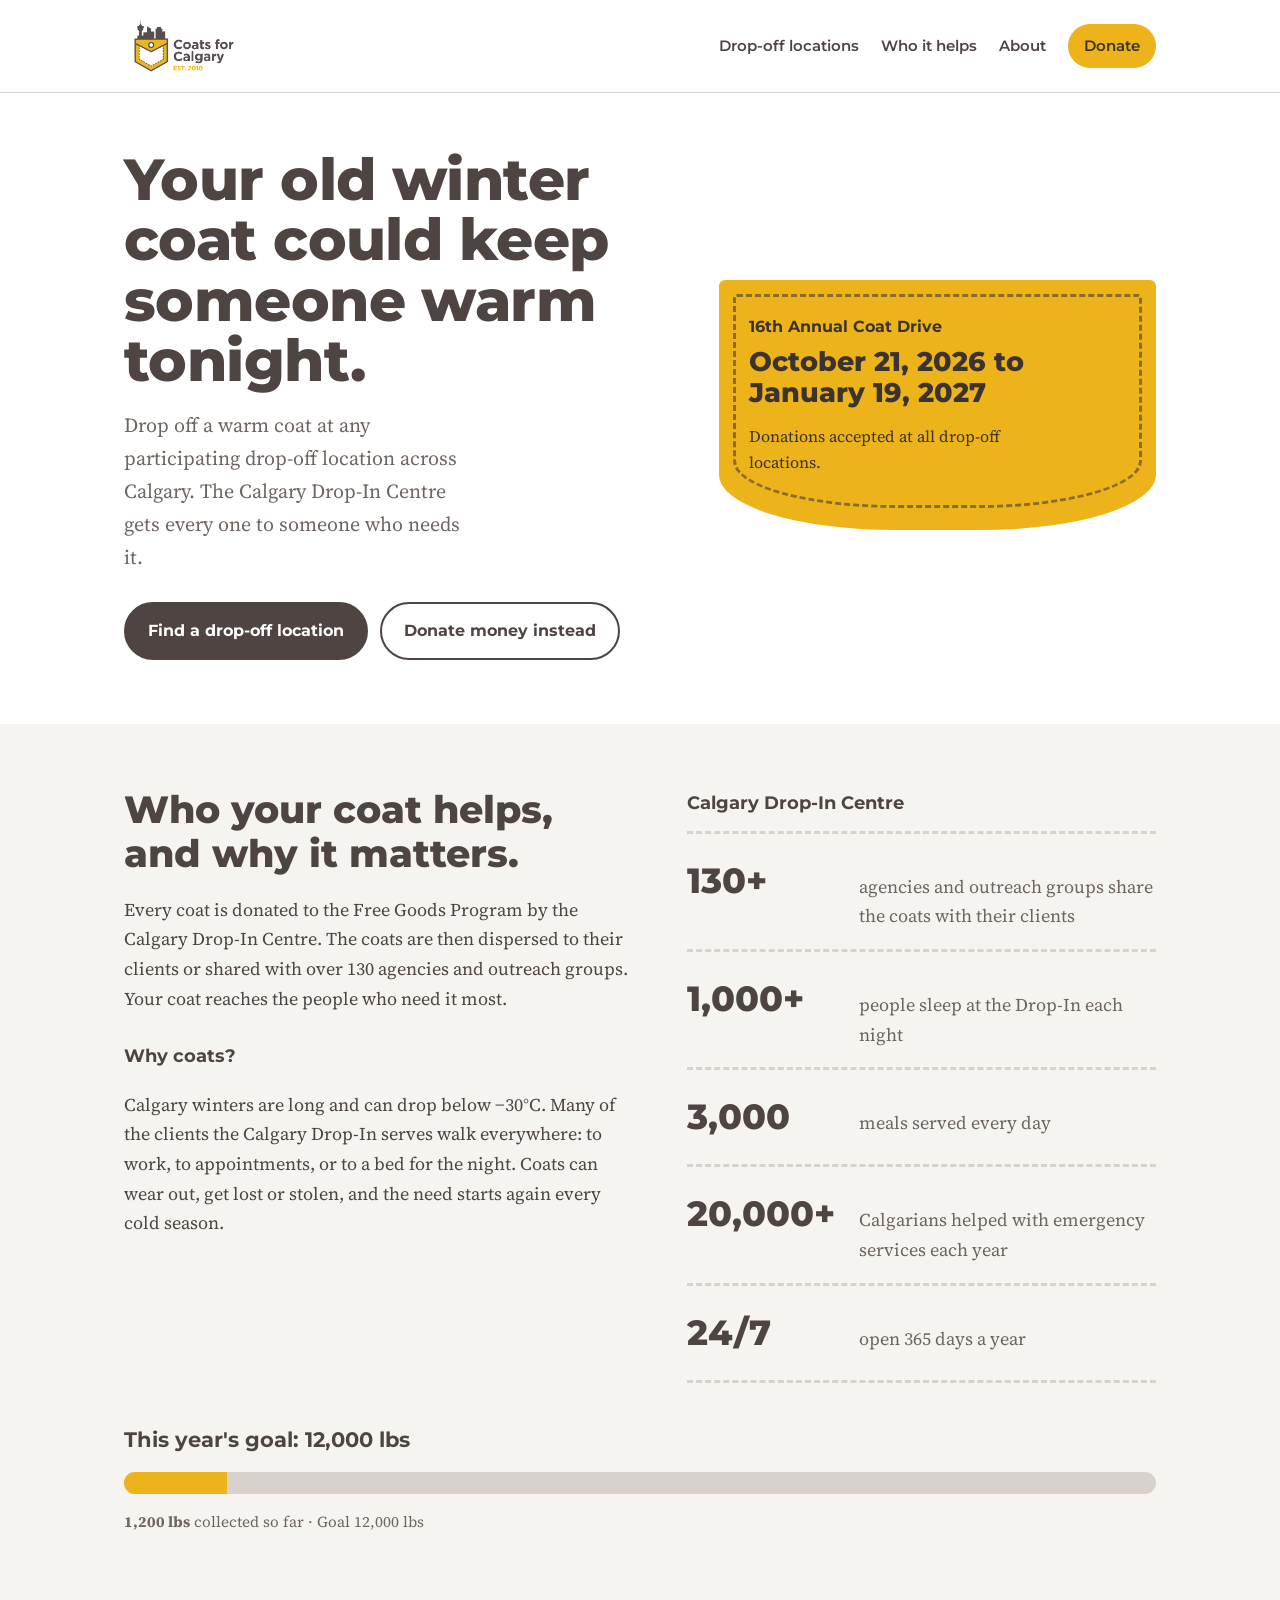
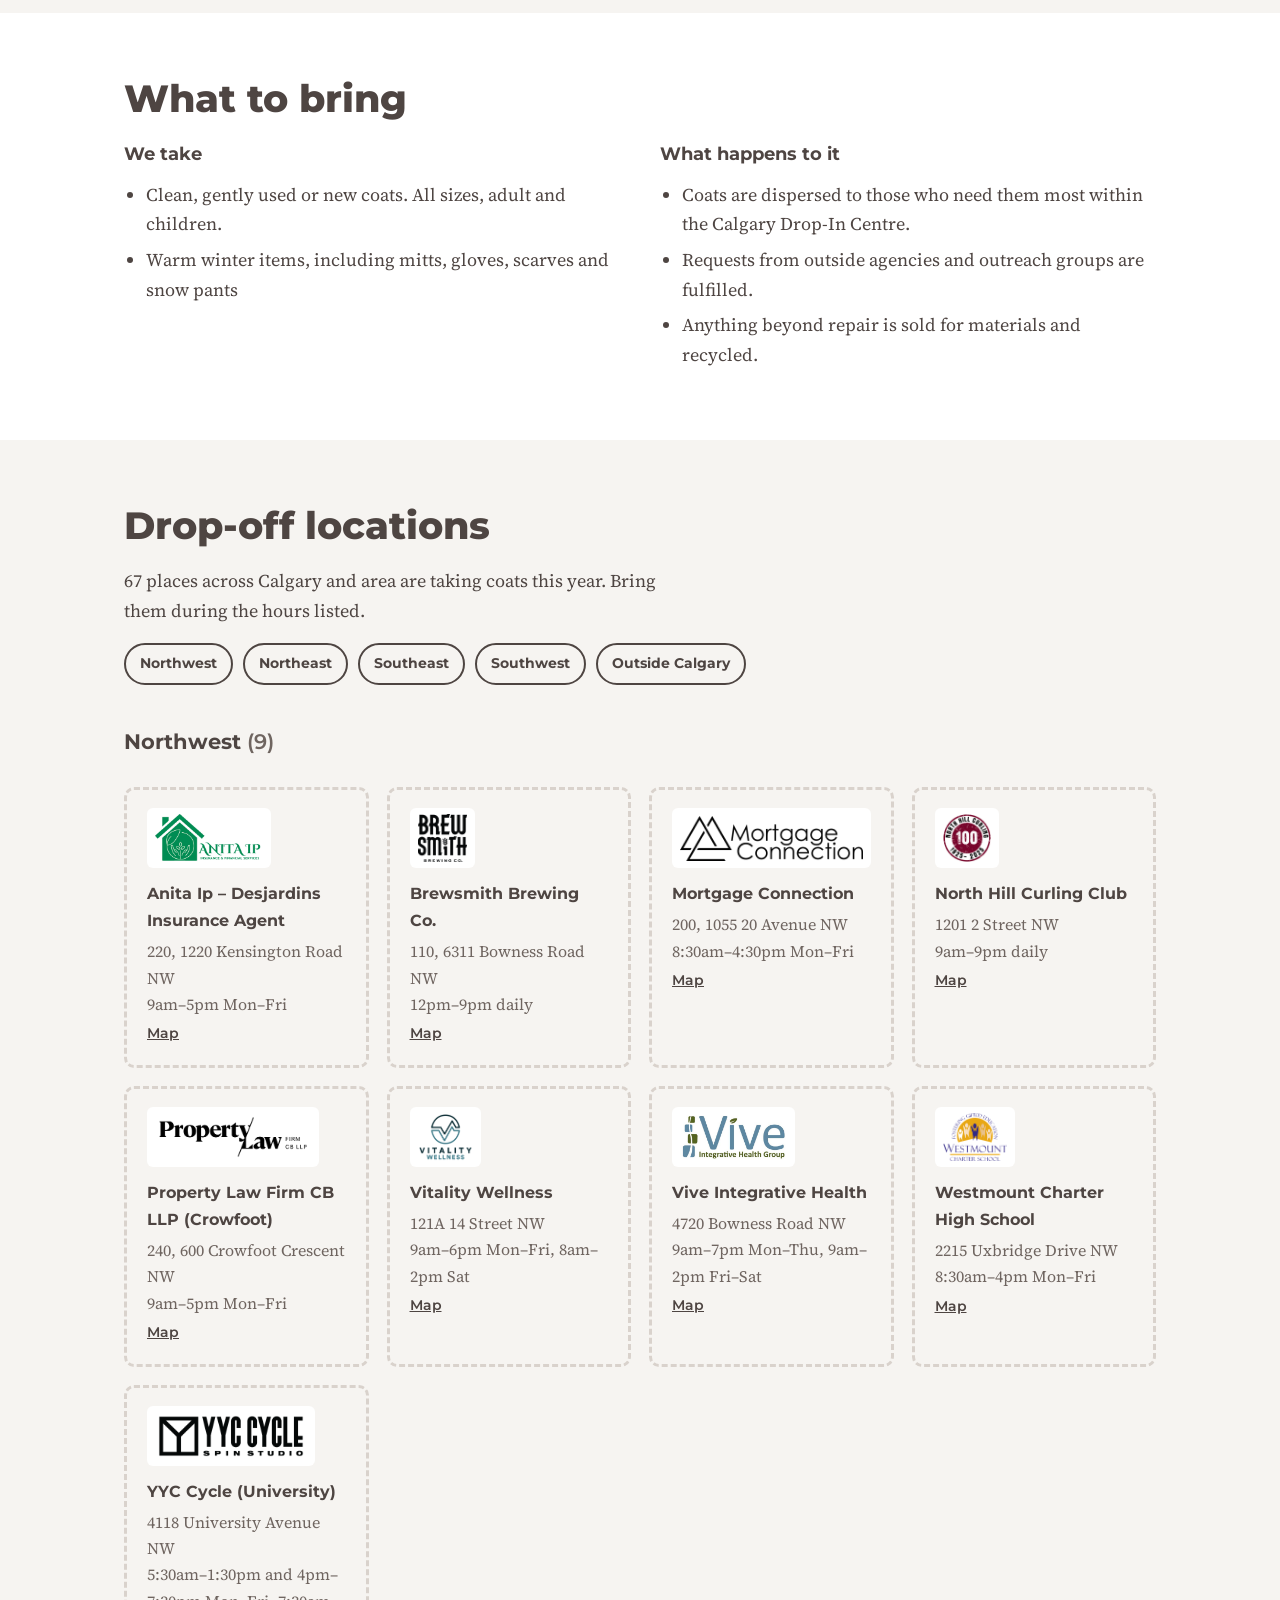
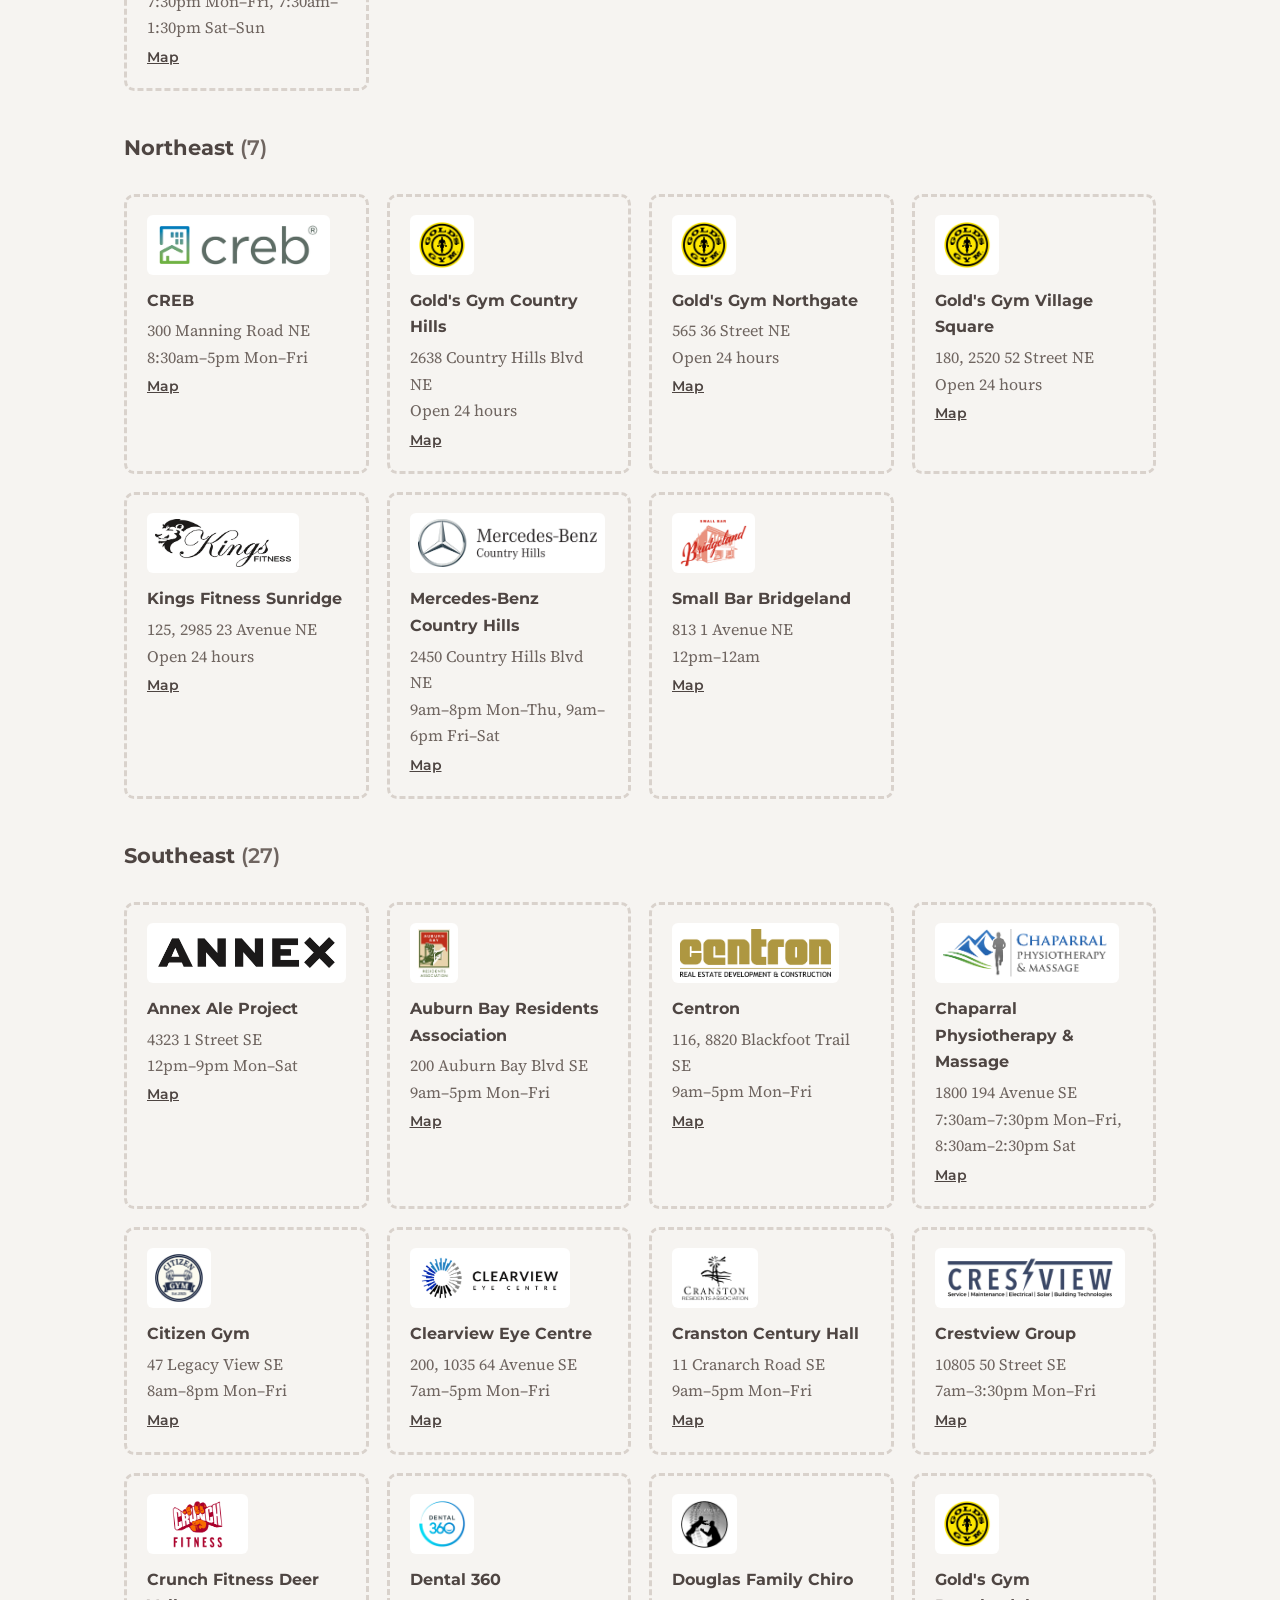
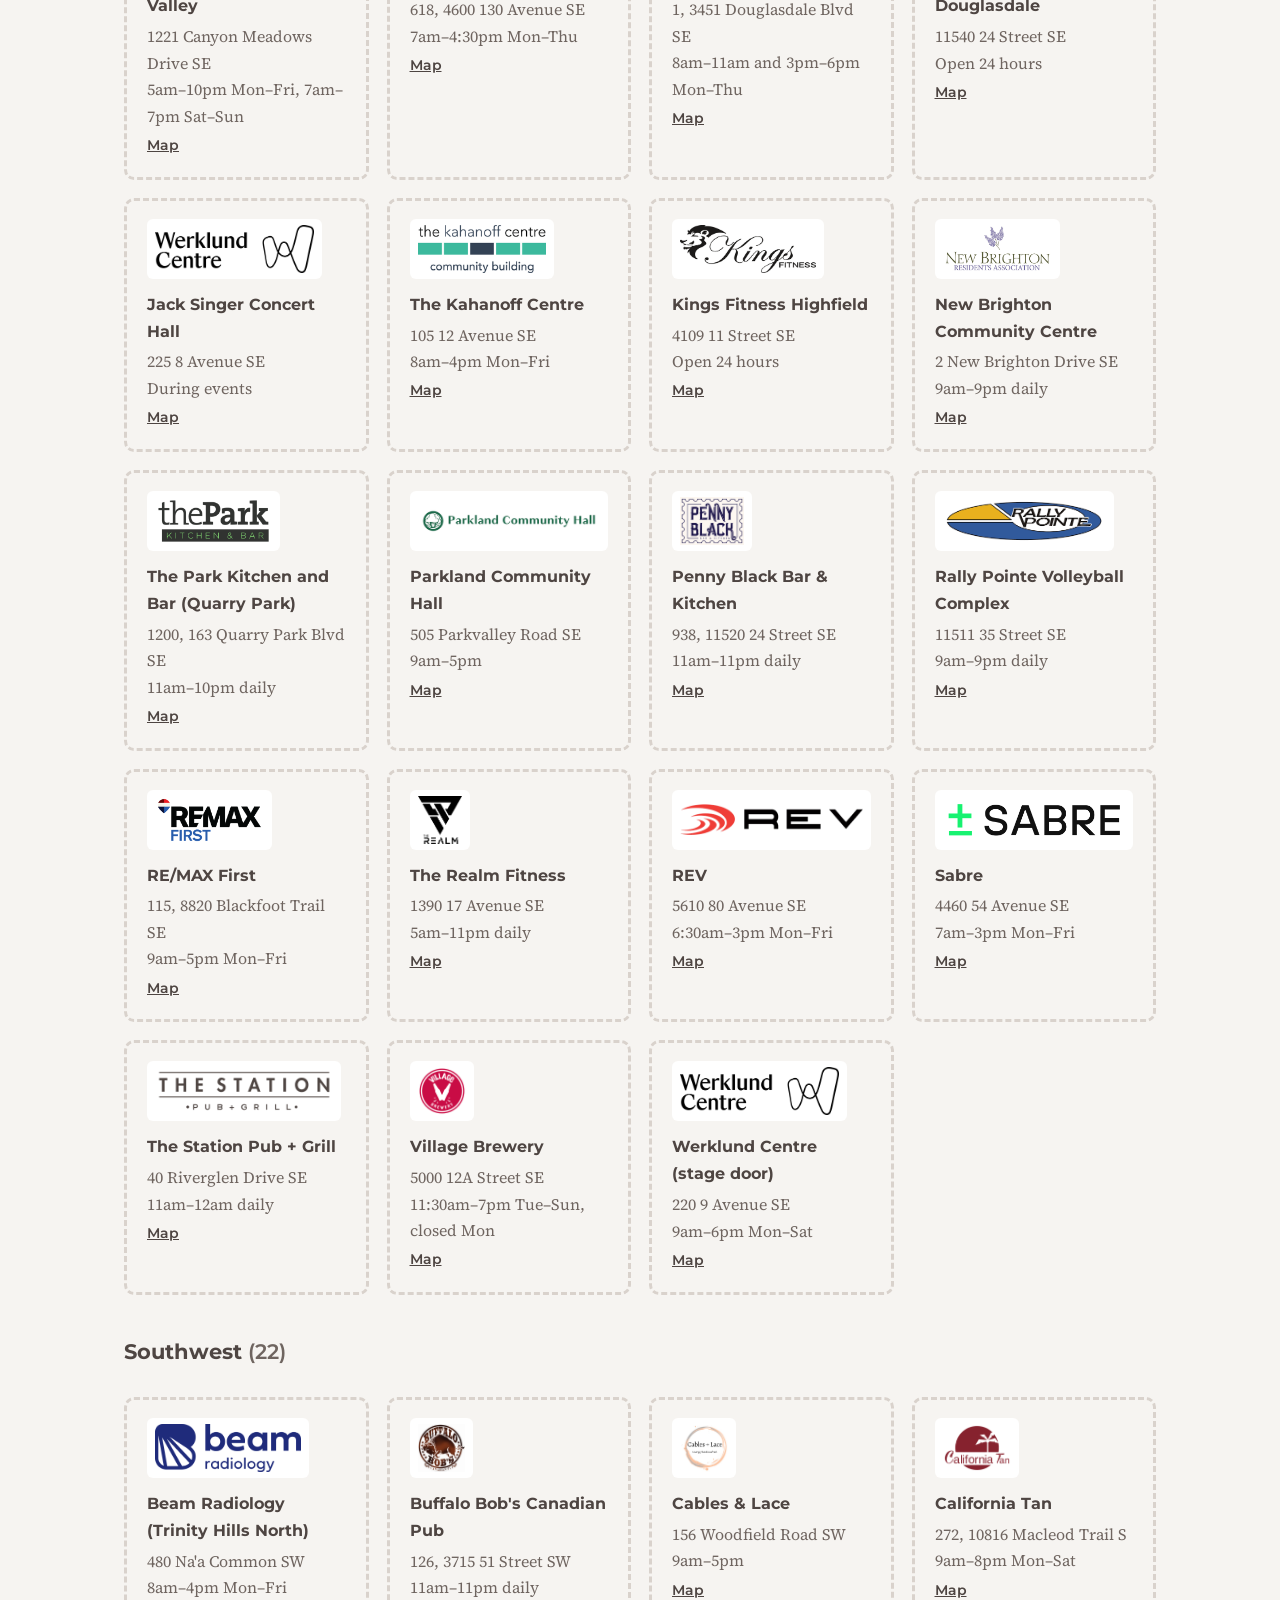
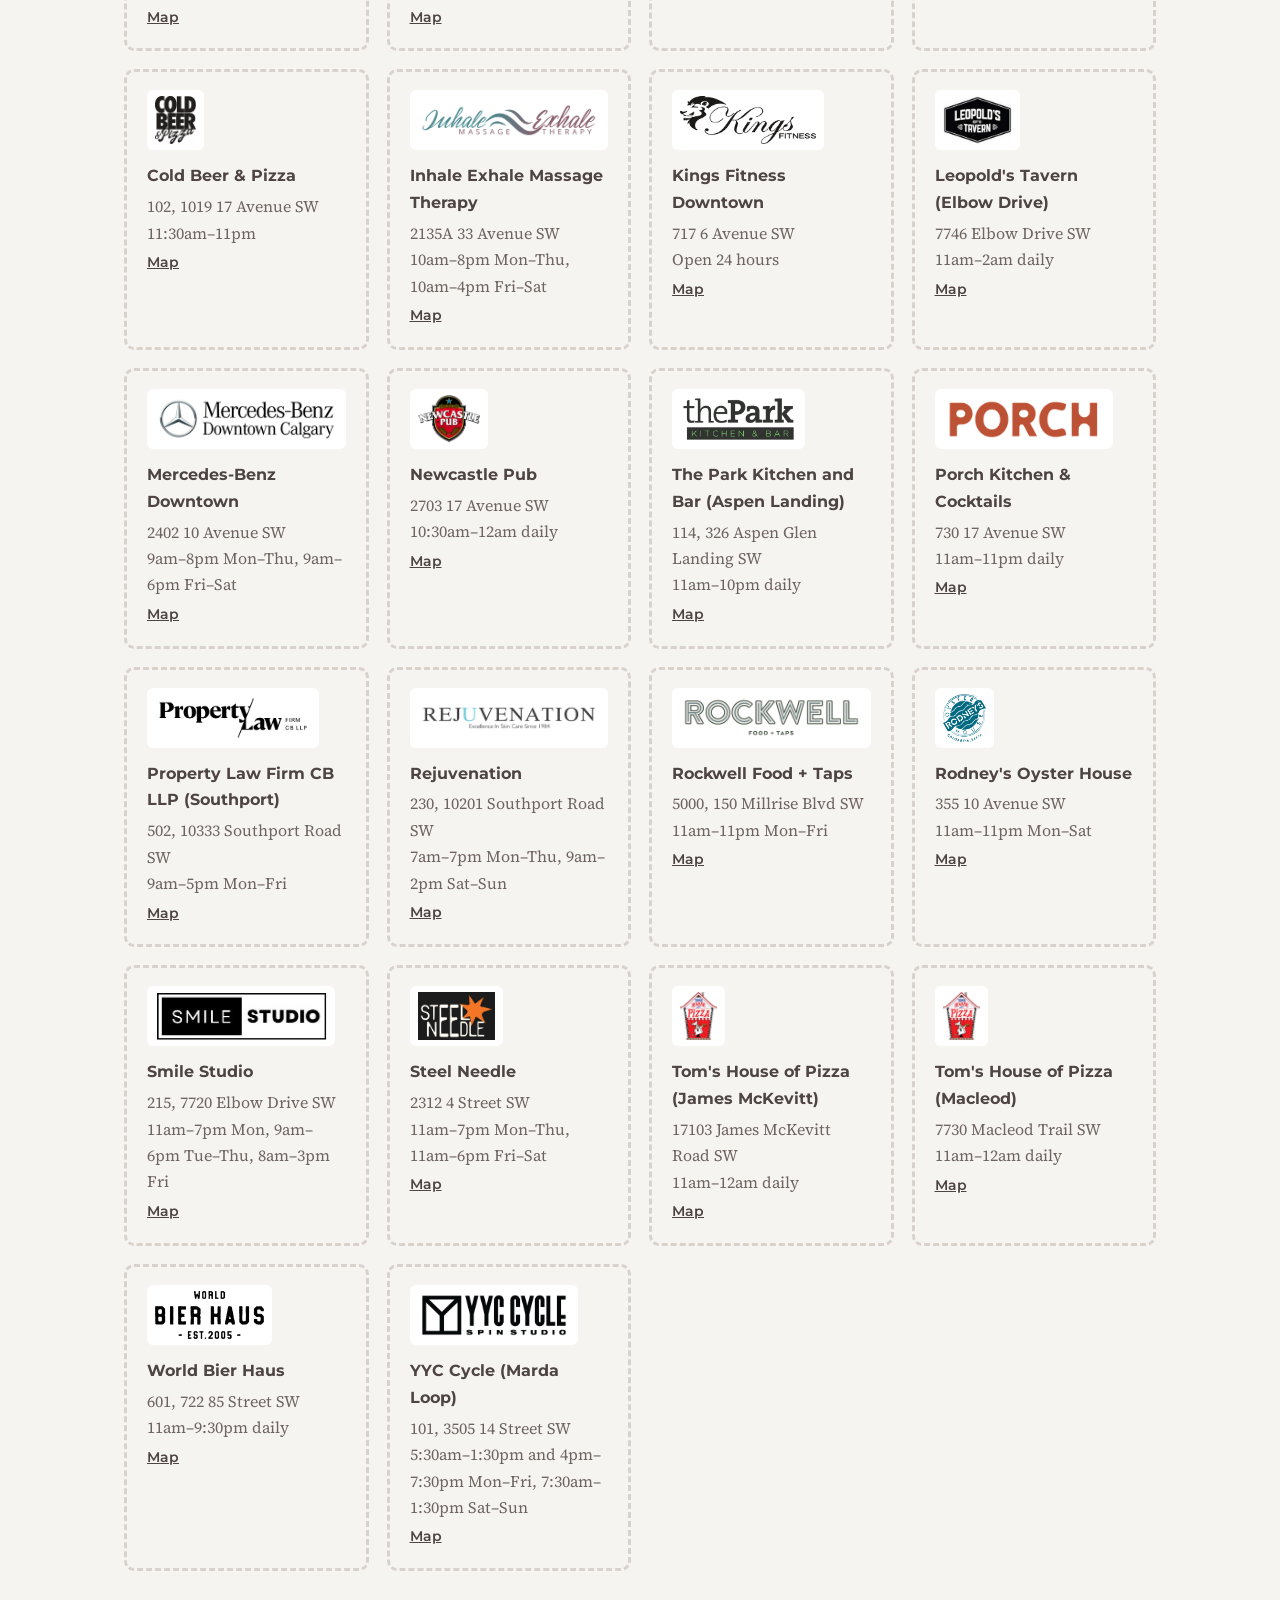
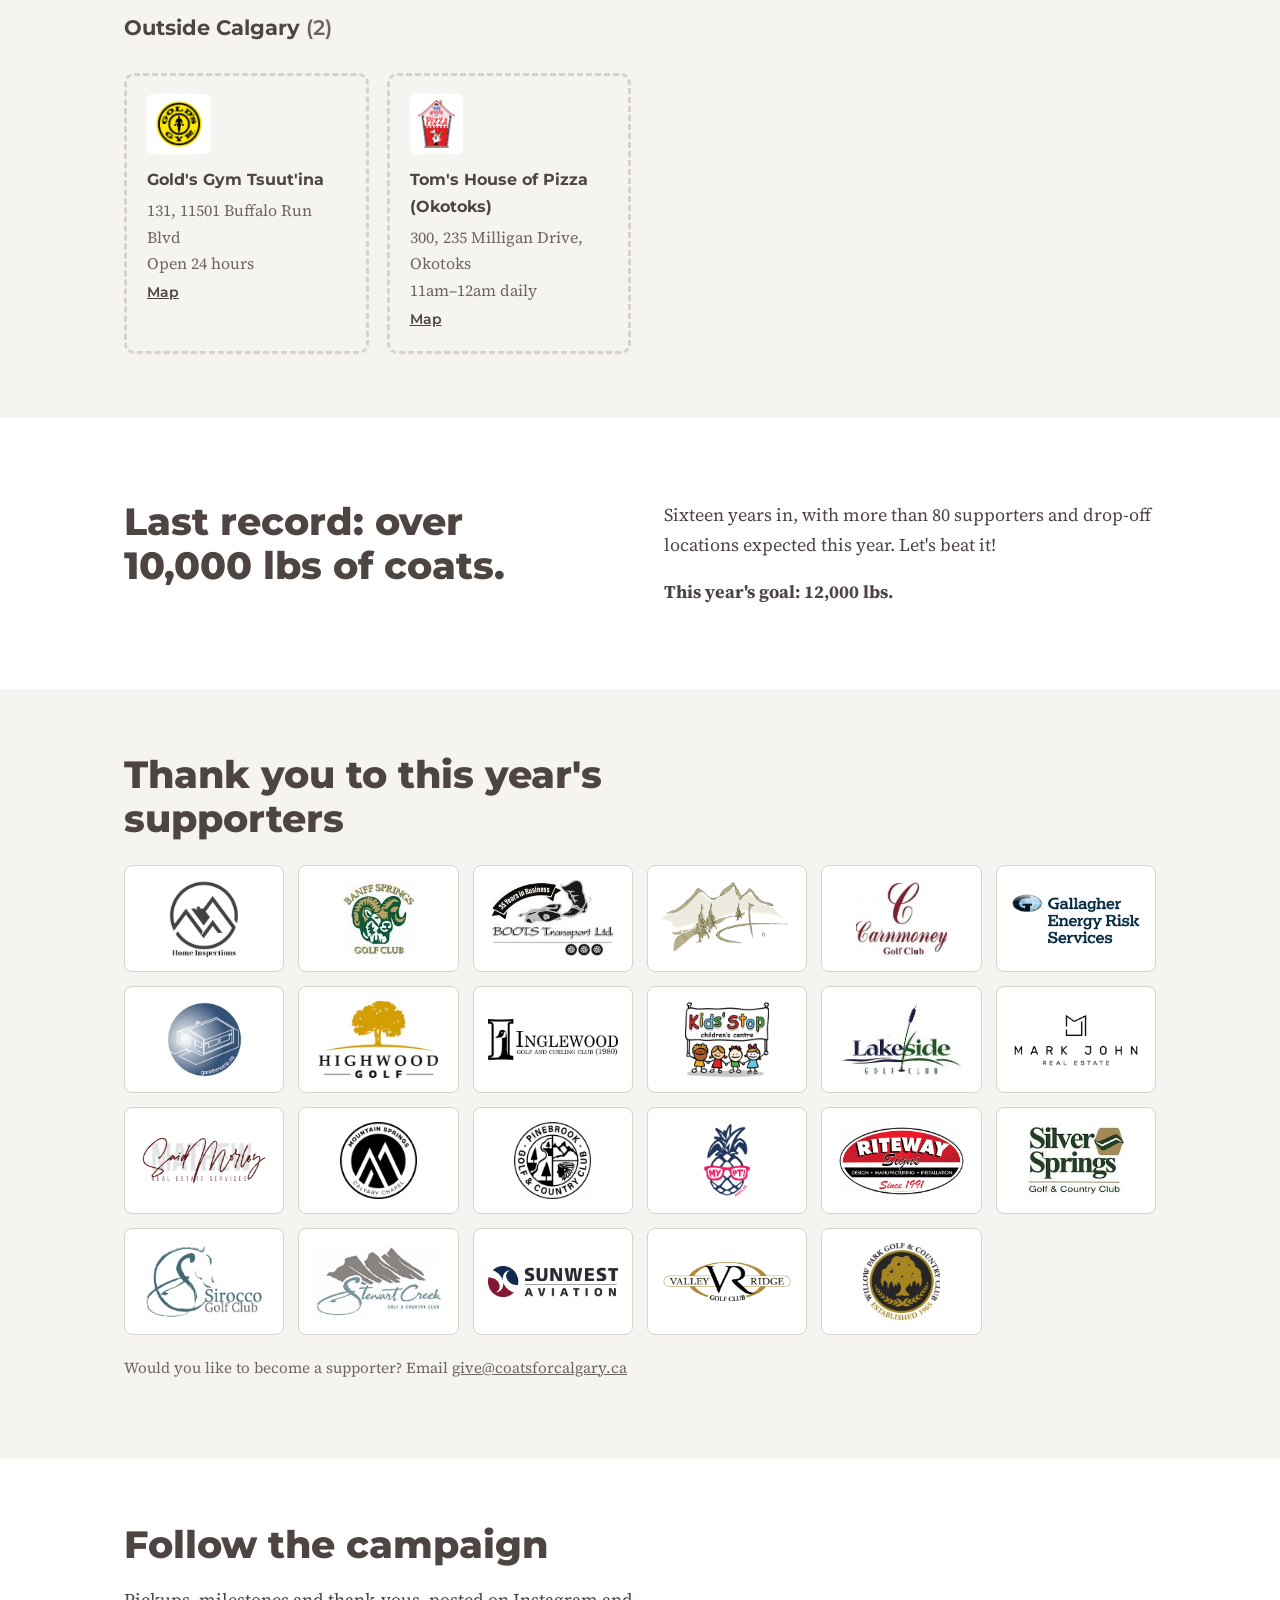
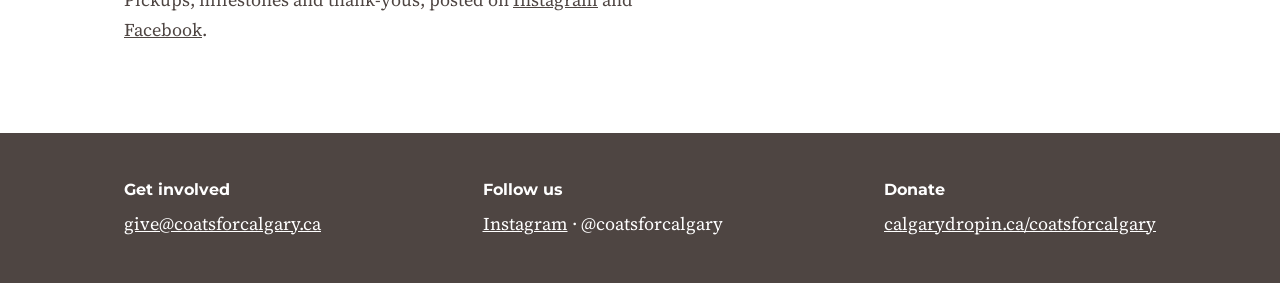
<file: index.html>
<!doctype html>
<html lang="en">
<head>
<meta charset="utf-8">
<meta name="viewport" content="width=device-width, initial-scale=1, viewport-fit=cover">
<title>Coats for Calgary · Drop off a warm coat</title>
<meta name="description" content="The 16th annual Coats for Calgary drive runs October 21, 2026 to January 19, 2027. Drop off clean, gently used or new coats and warm winter items at a participating location. Every coat goes to the Calgary Drop-In Centre.">
<meta property="og:type" content="website">
<meta property="og:title" content="Coats for Calgary · Drop off a warm coat">
<meta property="og:description" content="Your old winter coat could keep someone warm tonight. Drop off clean, gently used or new coats at a participating location across Calgary, October 21, 2026 to January 19, 2027.">
<meta property="og:url" content="https://coatsforcalgary.ca/">
<meta property="og:image" content="https://coatsforcalgary.ca/images/cfc-logo.jpg">
<meta name="twitter:card" content="summary_large_image">
<link rel="preconnect" href="https://fonts.googleapis.com">
<link rel="preconnect" href="https://fonts.gstatic.com" crossorigin>
<link href="https://fonts.googleapis.com/css2?family=Montserrat:wght@500;600;700;800&family=Source+Serif+4:opsz,wght@8..60,400;8..60,600&display=swap" rel="stylesheet">
<link rel="stylesheet" href="styles/main.css?v=20261015-4">
</head>
<body>

<header>
  <div class="wrap">
    <a class="logo" href="index.html" aria-label="Coats for Calgary home"><img src="images/cfc-logo.jpg" alt="Coats for Calgary, est. 2010"></a>
    <nav class="nav" aria-label="Main">
      <a href="index.html#locations">Drop-off locations</a>
      <a href="index.html#helps">Who it helps</a>
      <a href="about.html">About</a>
      <a class="give" href="https://calgarydropin.ca/coatsforcalgary" target="_blank" rel="noopener">Donate</a>
    </nav>
  </div>
</header>

<main>
<div class="hero">
  <div class="wrap">
    <div>
      <h1>Your old winter coat could keep someone warm tonight.</h1>
      <p>Drop off a warm coat at any participating drop-off location across Calgary. The Calgary Drop-In Centre gets every one to someone who needs it.</p>
      <div class="btns">
        <a class="btn primary" href="#locations">Find a drop-off location</a>
        <a class="btn ghost" href="https://calgarydropin.ca/coatsforcalgary" target="_blank" rel="noopener">Donate money instead</a>
      </div>
    </div>
    <div class="pocket">
      <h2>16th Annual Coat Drive</h2>
      <p class="dates" style="color:var(--gold-ink)">October 21, 2026 to January&nbsp;19,&nbsp;2027</p>
      <p style="color:var(--gold-ink)">Donations accepted at all drop-off locations.</p>
    </div>
  </div>
</div>

<section class="alt" id="helps">
  <div class="wrap helps">
    <div class="why">
      <h2 class="big">Who your coat helps, and why it matters.</h2>
      <p class="lede">Every coat is donated to the Free Goods Program by the Calgary Drop-In Centre. The coats are then dispersed to their clients or shared with over 130 agencies and outreach groups. Your coat reaches the people who need it most.</p>
      <h3>Why coats?</h3>
      <p class="lede">Calgary winters are long and can drop below −30°C. Many of the clients the Calgary Drop-In serves walk everywhere: to work, to appointments, or to a bed for the night. Coats can wear out, get lost or stolen, and the need starts again every cold season.</p>
    </div>
    <div>
    <h3 style="font-size:1.15rem;margin:0 0 12px">Calgary Drop-In Centre</h3>
    <div class="stats" aria-label="Calgary Drop-In Centre in numbers">
      <div class="stat"><b>130+</b><span>agencies and outreach groups share the coats with their clients</span></div>
      <div class="stat"><b>1,000+</b><span>people sleep at the Drop-In each night</span></div>
      <div class="stat"><b>3,000</b><span>meals served every day</span></div>
      <div class="stat"><b>20,000+</b><span>Calgarians helped with emergency services each year</span></div>
      <div class="stat"><b>24/7</b><span>open 365 days a year</span></div>
    </div>
    </div>
  </div>
  <div class="wrap" style="margin-top:40px">
    <h3 style="margin:0">This year's goal: 12,000&nbsp;lbs</h3>
    <div class="bar" role="img" aria-label="1,200 of 12,000 lbs collected so far"><i style="width:10%"></i></div>
    <p class="small"><strong>1,200&nbsp;lbs</strong> collected so far · Goal 12,000&nbsp;lbs</p>
  </div>
</section>

<section>
  <div class="wrap">
    <h2 class="big">What to bring</h2>
    <div class="bring">
      <div>
        <h3>We take</h3>
        <ul>
          <li>Clean, gently used or new coats. All sizes, adult and children.</li>
          <li>Warm winter items, including mitts, gloves, scarves and snow pants</li>
        </ul>
      </div>
      <div>
        <h3>What happens to it</h3>
        <ul>
          <li>Coats are dispersed to those who need them most within the Calgary Drop-In Centre.</li>
          <li>Requests from outside agencies and outreach groups are fulfilled.</li>
          <li>Anything beyond repair is sold for materials and recycled.</li>
        </ul>
      </div>
    </div>
  </div>
</section>

<section class="alt" id="locations">
  <div class="wrap">
    <h2 class="big">Drop-off locations</h2>
    <p class="lede">67 places across Calgary and area are taking coats this year. Bring them during the hours listed.</p>
    <nav class="quads" aria-label="Jump to area"><a href="#loc-NW">Northwest</a> <a href="#loc-NE">Northeast</a> <a href="#loc-SE">Southeast</a> <a href="#loc-SW">Southwest</a> <a href="#loc-out">Outside Calgary</a></nav>
    <h3 class="quad" id="loc-NW">Northwest <span>(9)</span></h3>
    <div class="locs">
      <div class="loc"><img class="loc-logo" src="images/locations/anita-ip.png" alt="" loading="lazy"><h4>Anita Ip – Desjardins Insurance Agent</h4><p>220, 1220 Kensington Road NW<br>9am–5pm Mon–Fri</p><a href="https://www.google.com/maps/search/?api=1&query=Anita%20Ip%20%E2%80%93%20Desjardins%20Insurance%20Agent%20220%2C%201220%20Kensington%20Road%20NW%2C%20Calgary%2C%20AB" target="_blank" rel="noopener">Map</a></div>
      <div class="loc"><img class="loc-logo" src="images/locations/brewsmith.png" alt="" loading="lazy"><h4>Brewsmith Brewing Co.</h4><p>110, 6311 Bowness Road NW<br>12pm–9pm daily</p><a href="https://www.google.com/maps/search/?api=1&query=Brewsmith%20Brewing%20Co.%20110%2C%206311%20Bowness%20Road%20NW%2C%20Calgary%2C%20AB" target="_blank" rel="noopener">Map</a></div>
      <div class="loc"><img class="loc-logo" src="images/locations/mortgage-connection.png" alt="" loading="lazy"><h4>Mortgage Connection</h4><p>200, 1055 20 Avenue NW<br>8:30am–4:30pm Mon–Fri</p><a href="https://www.google.com/maps/search/?api=1&query=Mortgage%20Connection%20200%2C%201055%2020%20Avenue%20NW%2C%20Calgary%2C%20AB" target="_blank" rel="noopener">Map</a></div>
      <div class="loc"><img class="loc-logo" src="images/locations/north-hill-curling.png" alt="" loading="lazy"><h4>North Hill Curling Club</h4><p>1201 2 Street NW<br>9am–9pm daily</p><a href="https://www.google.com/maps/search/?api=1&query=North%20Hill%20Curling%20Club%201201%202%20Street%20NW%2C%20Calgary%2C%20AB" target="_blank" rel="noopener">Map</a></div>
      <div class="loc"><img class="loc-logo" src="images/locations/property-law.png" alt="" loading="lazy"><h4>Property Law Firm CB LLP (Crowfoot)</h4><p>240, 600 Crowfoot Crescent NW<br>9am–5pm Mon–Fri</p><a href="https://www.google.com/maps/search/?api=1&query=Property%20Law%20Firm%20CB%20LLP%20240%2C%20600%20Crowfoot%20Crescent%20NW%2C%20Calgary%2C%20AB" target="_blank" rel="noopener">Map</a></div>
      <div class="loc"><img class="loc-logo" src="images/locations/vitality-wellness.png" alt="" loading="lazy"><h4>Vitality Wellness</h4><p>121A 14 Street NW<br>9am–6pm Mon–Fri, 8am–2pm Sat</p><a href="https://www.google.com/maps/search/?api=1&query=Vitality%20Wellness%20121A%2014%20Street%20NW%2C%20Calgary%2C%20AB" target="_blank" rel="noopener">Map</a></div>
      <div class="loc"><img class="loc-logo" src="images/locations/vive.png" alt="" loading="lazy"><h4>Vive Integrative Health</h4><p>4720 Bowness Road NW<br>9am–7pm Mon–Thu, 9am–2pm Fri–Sat</p><a href="https://www.google.com/maps/search/?api=1&query=Vive%20Integrative%20Health%204720%20Bowness%20Road%20NW%2C%20Calgary%2C%20AB" target="_blank" rel="noopener">Map</a></div>
      <div class="loc"><img class="loc-logo" src="images/locations/westmount.png" alt="" loading="lazy"><h4>Westmount Charter High School</h4><p>2215 Uxbridge Drive NW<br>8:30am–4pm Mon–Fri</p><a href="https://www.google.com/maps/search/?api=1&query=Westmount%20Charter%20High%20School%202215%20Uxbridge%20Drive%20NW%2C%20Calgary%2C%20AB" target="_blank" rel="noopener">Map</a></div>
      <div class="loc"><img class="loc-logo" src="images/locations/yyc-cycle.png" alt="" loading="lazy"><h4>YYC Cycle (University)</h4><p>4118 University Avenue NW<br>5:30am–1:30pm and 4pm–7:30pm Mon–Fri, 7:30am–1:30pm Sat–Sun</p><a href="https://www.google.com/maps/search/?api=1&query=YYC%20Cycle%204118%20University%20Avenue%20NW%2C%20Calgary%2C%20AB" target="_blank" rel="noopener">Map</a></div>
    </div>
    <h3 class="quad" id="loc-NE">Northeast <span>(7)</span></h3>
    <div class="locs">
      <div class="loc"><img class="loc-logo" src="images/locations/creb.png" alt="" loading="lazy"><h4>CREB</h4><p>300 Manning Road NE<br>8:30am–5pm Mon–Fri</p><a href="https://www.google.com/maps/search/?api=1&query=CREB%20300%20Manning%20Road%20NE%2C%20Calgary%2C%20AB" target="_blank" rel="noopener">Map</a></div>
      <div class="loc"><img class="loc-logo" src="images/locations/golds-gym.png" alt="" loading="lazy"><h4>Gold&#x27;s Gym Country Hills</h4><p>2638 Country Hills Blvd NE<br>Open 24 hours</p><a href="https://www.google.com/maps/search/?api=1&query=Gold%27s%20Gym%20Country%20Hills%202638%20Country%20Hills%20Blvd%20NE%2C%20Calgary%2C%20AB" target="_blank" rel="noopener">Map</a></div>
      <div class="loc"><img class="loc-logo" src="images/locations/golds-gym.png" alt="" loading="lazy"><h4>Gold&#x27;s Gym Northgate</h4><p>565 36 Street NE<br>Open 24 hours</p><a href="https://www.google.com/maps/search/?api=1&query=Gold%27s%20Gym%20Northgate%20565%2036%20Street%20NE%2C%20Calgary%2C%20AB" target="_blank" rel="noopener">Map</a></div>
      <div class="loc"><img class="loc-logo" src="images/locations/golds-gym.png" alt="" loading="lazy"><h4>Gold&#x27;s Gym Village Square</h4><p>180, 2520 52 Street NE<br>Open 24 hours</p><a href="https://www.google.com/maps/search/?api=1&query=Gold%27s%20Gym%20Village%20Square%20180%2C%202520%2052%20Street%20NE%2C%20Calgary%2C%20AB" target="_blank" rel="noopener">Map</a></div>
      <div class="loc"><img class="loc-logo" src="images/locations/kings-fitness.png" alt="" loading="lazy"><h4>Kings Fitness Sunridge</h4><p>125, 2985 23 Avenue NE<br>Open 24 hours</p><a href="https://www.google.com/maps/search/?api=1&query=Kings%20Fitness%20Sunridge%20125%2C%202985%2023%20Avenue%20NE%2C%20Calgary%2C%20AB" target="_blank" rel="noopener">Map</a></div>
      <div class="loc"><img class="loc-logo" src="images/locations/mercedes-benz-country-hills.png" alt="" loading="lazy"><h4>Mercedes-Benz Country Hills</h4><p>2450 Country Hills Blvd NE<br>9am–8pm Mon–Thu, 9am–6pm Fri–Sat</p><a href="https://www.google.com/maps/search/?api=1&query=Mercedes-Benz%20Country%20Hills%202450%20Country%20Hills%20Blvd%20NE%2C%20Calgary%2C%20AB" target="_blank" rel="noopener">Map</a></div>
      <div class="loc"><img class="loc-logo" src="images/locations/small-bar-bridgeland.png" alt="" loading="lazy"><h4>Small Bar Bridgeland</h4><p>813 1 Avenue NE<br>12pm–12am</p><a href="https://www.google.com/maps/search/?api=1&query=Small%20Bar%20Bridgeland%20813%201%20Avenue%20NE%2C%20Calgary%2C%20AB" target="_blank" rel="noopener">Map</a></div>
    </div>
    <h3 class="quad" id="loc-SE">Southeast <span>(27)</span></h3>
    <div class="locs">
      <div class="loc"><img class="loc-logo" src="images/locations/annex.png" alt="" loading="lazy"><h4>Annex Ale Project</h4><p>4323 1 Street SE<br>12pm–9pm Mon–Sat</p><a href="https://www.google.com/maps/search/?api=1&query=Annex%20Ale%20Project%204323%201%20Street%20SE%2C%20Calgary%2C%20AB" target="_blank" rel="noopener">Map</a></div>
      <div class="loc"><img class="loc-logo" src="images/locations/auburn-bay.png" alt="" loading="lazy"><h4>Auburn Bay Residents Association</h4><p>200 Auburn Bay Blvd SE<br>9am–5pm Mon–Fri</p><a href="https://www.google.com/maps/search/?api=1&query=Auburn%20Bay%20Residents%20Association%20200%20Auburn%20Bay%20Blvd%20SE%2C%20Calgary%2C%20AB" target="_blank" rel="noopener">Map</a></div>
      <div class="loc"><img class="loc-logo" src="images/locations/centron.png" alt="" loading="lazy"><h4>Centron</h4><p>116, 8820 Blackfoot Trail SE<br>9am–5pm Mon–Fri</p><a href="https://www.google.com/maps/search/?api=1&query=Centron%20116%2C%208820%20Blackfoot%20Trail%20SE%2C%20Calgary%2C%20AB" target="_blank" rel="noopener">Map</a></div>
      <div class="loc"><img class="loc-logo" src="images/locations/chaparral-physio.png" alt="" loading="lazy"><h4>Chaparral Physiotherapy &amp; Massage</h4><p>1800 194 Avenue SE<br>7:30am–7:30pm Mon–Fri, 8:30am–2:30pm Sat</p><a href="https://www.google.com/maps/search/?api=1&query=Chaparral%20Physiotherapy%20%26%20Massage%201800%20194%20Avenue%20SE%2C%20Calgary%2C%20AB" target="_blank" rel="noopener">Map</a></div><div class="loc"><img class="loc-logo" src="images/locations/citizen%27s%20gym.png" alt="" loading="lazy"><h4>Citizen Gym</h4><p>47 Legacy View SE<br>8am–8pm Mon–Fri</p><a href="https://www.google.com/maps/search/?api=1&query=Citizen%20Gym%2047%20Legacy%20View%20SE%2C%20Calgary%2C%20AB" target="_blank" rel="noopener">Map</a></div>
      <div class="loc"><img class="loc-logo" src="images/locations/clearview.png" alt="" loading="lazy"><h4>Clearview Eye Centre</h4><p>200, 1035 64 Avenue SE<br>7am–5pm Mon–Fri</p><a href="https://www.google.com/maps/search/?api=1&query=Clearview%20Eye%20Centre%20200%2C%201035%2064%20Avenue%20SE%2C%20Calgary%2C%20AB" target="_blank" rel="noopener">Map</a></div>
      <div class="loc"><img class="loc-logo" src="images/locations/cranston.png" alt="" loading="lazy"><h4>Cranston Century Hall</h4><p>11 Cranarch Road SE<br>9am–5pm Mon–Fri</p><a href="https://www.google.com/maps/search/?api=1&query=Cranston%20Century%20Hall%2011%20Cranarch%20Road%20SE%2C%20Calgary%2C%20AB" target="_blank" rel="noopener">Map</a></div>
      <div class="loc"><img class="loc-logo" src="images/locations/crestview.png" alt="" loading="lazy"><h4>Crestview Group</h4><p>10805 50 Street SE<br>7am–3:30pm Mon–Fri</p><a href="https://www.google.com/maps/search/?api=1&query=Crestview%20Group%2010805%2050%20Street%20SE%2C%20Calgary%2C%20AB" target="_blank" rel="noopener">Map</a></div>
      <div class="loc"><img class="loc-logo" src="images/locations/crunch.png" alt="" loading="lazy"><h4>Crunch Fitness Deer Valley</h4><p>1221 Canyon Meadows Drive SE<br>5am–10pm Mon–Fri, 7am–7pm Sat–Sun</p><a href="https://www.google.com/maps/search/?api=1&query=Crunch%20Fitness%20Deer%20Valley%201221%20Canyon%20Meadows%20Drive%20SE%2C%20Calgary%2C%20AB" target="_blank" rel="noopener">Map</a></div>
      <div class="loc"><img class="loc-logo" src="images/locations/dental-360.png" alt="" loading="lazy"><h4>Dental 360</h4><p>618, 4600 130 Avenue SE<br>7am–4:30pm Mon–Thu</p><a href="https://www.google.com/maps/search/?api=1&query=Dental%20360%20618%2C%204600%20130%20Avenue%20SE%2C%20Calgary%2C%20AB" target="_blank" rel="noopener">Map</a></div>
      <div class="loc"><img class="loc-logo" src="images/locations/douglas-family-chiro.png" alt="" loading="lazy"><h4>Douglas Family Chiro</h4><p>1, 3451 Douglasdale Blvd SE<br>8am–11am and 3pm–6pm Mon–Thu</p><a href="https://www.google.com/maps/search/?api=1&query=Douglas%20Family%20Chiro%201%2C%203451%20Douglasdale%20Blvd%20SE%2C%20Calgary%2C%20AB" target="_blank" rel="noopener">Map</a></div>
      <div class="loc"><img class="loc-logo" src="images/locations/golds-gym.png" alt="" loading="lazy"><h4>Gold&#x27;s Gym Douglasdale</h4><p>11540 24 Street SE<br>Open 24 hours</p><a href="https://www.google.com/maps/search/?api=1&query=Gold%27s%20Gym%20Douglasdale%2011540%2024%20Street%20SE%2C%20Calgary%2C%20AB" target="_blank" rel="noopener">Map</a></div>
      <div class="loc"><img class="loc-logo" src="images/locations/werklund.png" alt="" loading="lazy"><h4>Jack Singer Concert Hall</h4><p>225 8 Avenue SE<br>During events</p><a href="https://www.google.com/maps/search/?api=1&query=Jack%20Singer%20Concert%20Hall%20225%208%20Avenue%20SE%2C%20Calgary%2C%20AB" target="_blank" rel="noopener">Map</a></div>
      <div class="loc"><img class="loc-logo" src="images/locations/kahanoff.png" alt="" loading="lazy"><h4>The Kahanoff Centre</h4><p>105 12 Avenue SE<br>8am–4pm Mon–Fri</p><a href="https://www.google.com/maps/search/?api=1&query=The%20Kahanoff%20Centre%20105%2012%20Avenue%20SE%2C%20Calgary%2C%20AB" target="_blank" rel="noopener">Map</a></div>
      <div class="loc"><img class="loc-logo" src="images/locations/kings-fitness.png" alt="" loading="lazy"><h4>Kings Fitness Highfield</h4><p>4109 11 Street SE<br>Open 24 hours</p><a href="https://www.google.com/maps/search/?api=1&query=Kings%20Fitness%20Highfield%204109%2011%20Street%20SE%2C%20Calgary%2C%20AB" target="_blank" rel="noopener">Map</a></div>
      <div class="loc"><img class="loc-logo" src="images/locations/new-brighton.png" alt="" loading="lazy"><h4>New Brighton Community Centre</h4><p>2 New Brighton Drive SE<br>9am–9pm daily</p><a href="https://www.google.com/maps/search/?api=1&query=New%20Brighton%20Community%20Centre%202%20New%20Brighton%20Drive%20SE%2C%20Calgary%2C%20AB" target="_blank" rel="noopener">Map</a></div>
      <div class="loc"><img class="loc-logo" src="images/locations/the-park.png" alt="" loading="lazy"><h4>The Park Kitchen and Bar (Quarry Park)</h4><p>1200, 163 Quarry Park Blvd SE<br>11am–10pm daily</p><a href="https://www.google.com/maps/search/?api=1&query=The%20Park%20Kitchen%20and%20Bar%201200%2C%20163%20Quarry%20Park%20Blvd%20SE%2C%20Calgary%2C%20AB" target="_blank" rel="noopener">Map</a></div>
      <div class="loc"><img class="loc-logo" src="images/locations/parkland.png" alt="" loading="lazy"><h4>Parkland Community Hall</h4><p>505 Parkvalley Road SE<br>9am–5pm</p><a href="https://www.google.com/maps/search/?api=1&query=Parkland%20Community%20Hall%20505%20Parkvalley%20Road%20SE%2C%20Calgary%2C%20AB" target="_blank" rel="noopener">Map</a></div>
      <div class="loc"><img class="loc-logo" src="images/locations/penny-black.png" alt="" loading="lazy"><h4>Penny Black Bar &amp; Kitchen</h4><p>938, 11520 24 Street SE<br>11am–11pm daily</p><a href="https://www.google.com/maps/search/?api=1&query=Penny%20Black%20Bar%20%26%20Kitchen%20938%2C%2011520%2024%20Street%20SE%2C%20Calgary%2C%20AB" target="_blank" rel="noopener">Map</a></div>
      <div class="loc"><img class="loc-logo" src="images/locations/rally-pointe.png" alt="" loading="lazy"><h4>Rally Pointe Volleyball Complex</h4><p>11511 35 Street SE<br>9am–9pm daily</p><a href="https://www.google.com/maps/search/?api=1&query=Rally%20Pointe%20Volleyball%20Complex%2011511%2035%20Street%20SE%2C%20Calgary%2C%20AB" target="_blank" rel="noopener">Map</a></div>
      <div class="loc"><img class="loc-logo" src="images/locations/remax-first.png" alt="" loading="lazy"><h4>RE/MAX First</h4><p>115, 8820 Blackfoot Trail SE<br>9am–5pm Mon–Fri</p><a href="https://www.google.com/maps/search/?api=1&query=RE/MAX%20First%20115%2C%208820%20Blackfoot%20Trail%20SE%2C%20Calgary%2C%20AB" target="_blank" rel="noopener">Map</a></div>
      <div class="loc"><img class="loc-logo" src="images/locations/the-realm.png" alt="" loading="lazy"><h4>The Realm Fitness</h4><p>1390 17 Avenue SE<br>5am–11pm daily</p><a href="https://www.google.com/maps/search/?api=1&query=The%20Realm%20Fitness%201390%2017%20Avenue%20SE%2C%20Calgary%2C%20AB" target="_blank" rel="noopener">Map</a></div>
      <div class="loc"><img class="loc-logo" src="images/locations/rev.png" alt="" loading="lazy"><h4>REV</h4><p>5610 80 Avenue SE<br>6:30am–3pm Mon–Fri</p><a href="https://www.google.com/maps/search/?api=1&query=REV%205610%2080%20Avenue%20SE%2C%20Calgary%2C%20AB" target="_blank" rel="noopener">Map</a></div>
      <div class="loc"><img class="loc-logo" src="images/locations/sabre.png" alt="" loading="lazy"><h4>Sabre</h4><p>4460 54 Avenue SE<br>7am–3pm Mon–Fri</p><a href="https://www.google.com/maps/search/?api=1&query=Sabre%204460%2054%20Avenue%20SE%2C%20Calgary%2C%20AB" target="_blank" rel="noopener">Map</a></div>
      <div class="loc"><img class="loc-logo" src="images/locations/the-station.png" alt="" loading="lazy"><h4>The Station Pub + Grill</h4><p>40 Riverglen Drive SE<br>11am–12am daily</p><a href="https://www.google.com/maps/search/?api=1&query=The%20Station%20Pub%20%2B%20Grill%2040%20Riverglen%20Drive%20SE%2C%20Calgary%2C%20AB" target="_blank" rel="noopener">Map</a></div>
      <div class="loc"><img class="loc-logo" src="images/locations/village-brewery.png" alt="" loading="lazy"><h4>Village Brewery</h4><p>5000 12A Street SE<br>11:30am–7pm Tue–Sun, closed Mon</p><a href="https://www.google.com/maps/search/?api=1&query=Village%20Brewery%205000%2012A%20Street%20SE%2C%20Calgary%2C%20AB" target="_blank" rel="noopener">Map</a></div>
      <div class="loc"><img class="loc-logo" src="images/locations/werklund.png" alt="" loading="lazy"><h4>Werklund Centre (stage door)</h4><p>220 9 Avenue SE<br>9am–6pm Mon–Sat</p><a href="https://www.google.com/maps/search/?api=1&query=Werklund%20Centre%20220%209%20Avenue%20SE%2C%20Calgary%2C%20AB" target="_blank" rel="noopener">Map</a></div>
    </div>
    <h3 class="quad" id="loc-SW">Southwest <span>(22)</span></h3>
    <div class="locs">
      <div class="loc"><img class="loc-logo" src="beam-radiology.png" alt="" loading="lazy"><h4>Beam Radiology (Trinity Hills North)</h4><p>480 Na&#x27;a Common SW<br>8am–4pm Mon–Fri</p><a href="https://www.google.com/maps/search/?api=1&query=Beam%20Radiology%20480%20Na%27a%20Common%20SW%2C%20Calgary%2C%20AB" target="_blank" rel="noopener">Map</a></div>
      <div class="loc"><img class="loc-logo" src="images/locations/buffalo-bobs.png" alt="" loading="lazy"><h4>Buffalo Bob&#x27;s Canadian Pub</h4><p>126, 3715 51 Street SW<br>11am–11pm daily</p><a href="https://www.google.com/maps/search/?api=1&query=Buffalo%20Bob%27s%20Canadian%20Pub%20126%2C%203715%2051%20Street%20SW%2C%20Calgary%2C%20AB" target="_blank" rel="noopener">Map</a></div>
      <div class="loc"><img class="loc-logo" src="images/locations/cables-lace.png" alt="" loading="lazy"><h4>Cables &amp; Lace</h4><p>156 Woodfield Road SW<br>9am–5pm</p><a href="https://www.google.com/maps/search/?api=1&query=Cables%20%26%20Lace%20156%20Woodfield%20Road%20SW%2C%20Calgary%2C%20AB" target="_blank" rel="noopener">Map</a></div>
      <div class="loc"><img class="loc-logo" src="images/locations/california-tan.png" alt="" loading="lazy"><h4>California Tan</h4><p>272, 10816 Macleod Trail S<br>9am–8pm Mon–Sat</p><a href="https://www.google.com/maps/search/?api=1&query=California%20Tan%20272%2C%2010816%20Macleod%20Trail%20S%2C%20Calgary%2C%20AB" target="_blank" rel="noopener">Map</a></div>
      <div class="loc"><img class="loc-logo" src="images/locations/cold-beer-pizza.png" alt="" loading="lazy"><h4>Cold Beer &amp; Pizza</h4><p>102, 1019 17 Avenue SW<br>11:30am–11pm</p><a href="https://www.google.com/maps/search/?api=1&query=Cold%20Beer%20%26%20Pizza%20102%2C%201019%2017%20Avenue%20SW%2C%20Calgary%2C%20AB" target="_blank" rel="noopener">Map</a></div>
      <div class="loc"><img class="loc-logo" src="images/locations/inhale-exhale.png" alt="" loading="lazy"><h4>Inhale Exhale Massage Therapy</h4><p>2135A 33 Avenue SW<br>10am–8pm Mon–Thu, 10am–4pm Fri–Sat</p><a href="https://www.google.com/maps/search/?api=1&query=Inhale%20Exhale%20Massage%20Therapy%202135A%2033%20Avenue%20SW%2C%20Calgary%2C%20AB" target="_blank" rel="noopener">Map</a></div>
      <div class="loc"><img class="loc-logo" src="images/locations/kings-fitness.png" alt="" loading="lazy"><h4>Kings Fitness Downtown</h4><p>717 6 Avenue SW<br>Open 24 hours</p><a href="https://www.google.com/maps/search/?api=1&query=Kings%20Fitness%20Downtown%20717%206%20Avenue%20SW%2C%20Calgary%2C%20AB" target="_blank" rel="noopener">Map</a></div><div class="loc"><img class="loc-logo" src="images/locations/leopolds.png" alt="" loading="lazy"><h4>Leopold&#x27;s Tavern (Elbow Drive)</h4><p>7746 Elbow Drive SW<br>11am–2am daily</p><a href="https://www.google.com/maps/search/?api=1&query=Leopold%27s%20Tavern%207746%20Elbow%20Drive%20SW%2C%20Calgary%2C%20AB" target="_blank" rel="noopener">Map</a></div>
      <div class="loc"><img class="loc-logo" src="images/locations/mercedes-benz-downtown.png" alt="" loading="lazy"><h4>Mercedes-Benz Downtown</h4><p>2402 10 Avenue SW<br>9am–8pm Mon–Thu, 9am–6pm Fri–Sat</p><a href="https://www.google.com/maps/search/?api=1&query=Mercedes-Benz%20Downtown%202402%2010%20Avenue%20SW%2C%20Calgary%2C%20AB" target="_blank" rel="noopener">Map</a></div>
      <div class="loc"><img class="loc-logo" src="images/locations/newcastle.png" alt="" loading="lazy"><h4>Newcastle Pub</h4><p>2703 17 Avenue SW<br>10:30am–12am daily</p><a href="https://www.google.com/maps/search/?api=1&query=Newcastle%20Pub%202703%2017%20Avenue%20SW%2C%20Calgary%2C%20AB" target="_blank" rel="noopener">Map</a></div>
      <div class="loc"><img class="loc-logo" src="images/locations/the-park.png" alt="" loading="lazy"><h4>The Park Kitchen and Bar (Aspen Landing)</h4><p>114, 326 Aspen Glen Landing SW<br>11am–10pm daily</p><a href="https://www.google.com/maps/search/?api=1&query=The%20Park%20Kitchen%20and%20Bar%20114%2C%20326%20Aspen%20Glen%20Landing%20SW%2C%20Calgary%2C%20AB" target="_blank" rel="noopener">Map</a></div>
      <div class="loc"><img class="loc-logo" src="images/locations/porch.png" alt="" loading="lazy"><h4>Porch Kitchen &amp; Cocktails</h4><p>730 17 Avenue SW<br>11am–11pm daily</p><a href="https://www.google.com/maps/search/?api=1&query=Porch%20Kitchen%20%26%20Cocktails%20730%2017%20Avenue%20SW%2C%20Calgary%2C%20AB" target="_blank" rel="noopener">Map</a></div>
      <div class="loc"><img class="loc-logo" src="images/locations/property-law.png" alt="" loading="lazy"><h4>Property Law Firm CB LLP (Southport)</h4><p>502, 10333 Southport Road SW<br>9am–5pm Mon–Fri</p><a href="https://www.google.com/maps/search/?api=1&query=Property%20Law%20Firm%20CB%20LLP%20502%2C%2010333%20Southport%20Road%20SW%2C%20Calgary%2C%20AB" target="_blank" rel="noopener">Map</a></div>
      <div class="loc"><img class="loc-logo" src="images/locations/rejuvenation.png" alt="" loading="lazy"><h4>Rejuvenation</h4><p>230, 10201 Southport Road SW<br>7am–7pm Mon–Thu, 9am–2pm Sat–Sun</p><a href="https://www.google.com/maps/search/?api=1&query=Rejuvenation%20230%2C%2010201%20Southport%20Road%20SW%2C%20Calgary%2C%20AB" target="_blank" rel="noopener">Map</a></div>
      <div class="loc"><img class="loc-logo" src="images/locations/rockwell.png" alt="" loading="lazy"><h4>Rockwell Food + Taps</h4><p>5000, 150 Millrise Blvd SW<br>11am–11pm Mon–Fri</p><a href="https://www.google.com/maps/search/?api=1&query=Rockwell%20Food%20%2B%20Taps%205000%2C%20150%20Millrise%20Blvd%20SW%2C%20Calgary%2C%20AB" target="_blank" rel="noopener">Map</a></div>
      <div class="loc"><img class="loc-logo" src="rodneys-oyster-house.png" alt="" loading="lazy"><h4>Rodney&#x27;s Oyster House</h4><p>355 10 Avenue SW<br>11am–11pm Mon–Sat</p><a href="https://www.google.com/maps/search/?api=1&query=Rodney%27s%20Oyster%20House%20355%2010%20Avenue%20SW%2C%20Calgary%2C%20AB" target="_blank" rel="noopener">Map</a></div>
      <div class="loc"><img class="loc-logo" src="images/locations/smile-studio.png" alt="" loading="lazy"><h4>Smile Studio</h4><p>215, 7720 Elbow Drive SW<br>11am–7pm Mon, 9am–6pm Tue–Thu, 8am–3pm Fri</p><a href="https://www.google.com/maps/search/?api=1&query=Smile%20Studio%20215%2C%207720%20Elbow%20Drive%20SW%2C%20Calgary%2C%20AB" target="_blank" rel="noopener">Map</a></div>
      <div class="loc"><img class="loc-logo" src="images/locations/steel-needle.png" alt="" loading="lazy"><h4>Steel Needle</h4><p>2312 4 Street SW<br>11am–7pm Mon–Thu, 11am–6pm Fri–Sat</p><a href="https://www.google.com/maps/search/?api=1&query=Steel%20Needle%202312%204%20Street%20SW%2C%20Calgary%2C%20AB" target="_blank" rel="noopener">Map</a></div>
      <div class="loc"><img class="loc-logo" src="images/locations/toms-pizza.png" alt="" loading="lazy"><h4>Tom&#x27;s House of Pizza (James McKevitt)</h4><p>17103 James McKevitt Road SW<br>11am–12am daily</p><a href="https://www.google.com/maps/search/?api=1&query=Tom%27s%20House%20of%20Pizza%2017103%20James%20McKevitt%20Road%20SW%2C%20Calgary%2C%20AB" target="_blank" rel="noopener">Map</a></div>
      <div class="loc"><img class="loc-logo" src="images/locations/toms-pizza.png" alt="" loading="lazy"><h4>Tom&#x27;s House of Pizza (Macleod)</h4><p>7730 Macleod Trail SW<br>11am–12am daily</p><a href="https://www.google.com/maps/search/?api=1&query=Tom%27s%20House%20of%20Pizza%207730%20Macleod%20Trail%20SW%2C%20Calgary%2C%20AB" target="_blank" rel="noopener">Map</a></div>
      <div class="loc"><img class="loc-logo" src="images/locations/world-bier-haus.png" alt="" loading="lazy"><h4>World Bier Haus</h4><p>601, 722 85 Street SW<br>11am–9:30pm daily</p><a href="https://www.google.com/maps/search/?api=1&query=World%20Bier%20Haus%20601%2C%20722%2085%20Street%20SW%2C%20Calgary%2C%20AB" target="_blank" rel="noopener">Map</a></div>
      <div class="loc"><img class="loc-logo" src="images/locations/yyc-cycle.png" alt="" loading="lazy"><h4>YYC Cycle (Marda Loop)</h4><p>101, 3505 14 Street SW<br>5:30am–1:30pm and 4pm–7:30pm Mon–Fri, 7:30am–1:30pm Sat–Sun</p><a href="https://www.google.com/maps/search/?api=1&query=YYC%20Cycle%20101%2C%203505%2014%20Street%20SW%2C%20Calgary%2C%20AB" target="_blank" rel="noopener">Map</a></div>
    </div>
    <h3 class="quad" id="loc-out">Outside Calgary <span>(2)</span></h3>
    <div class="locs">
      <div class="loc"><img class="loc-logo" src="images/locations/golds-gym.png" alt="" loading="lazy"><h4>Gold&#x27;s Gym Tsuut&#x27;ina</h4><p>131, 11501 Buffalo Run Blvd<br>Open 24 hours</p><a href="https://www.google.com/maps/search/?api=1&query=Gold%27s%20Gym%20Tsuut%27ina%20131%2C%2011501%20Buffalo%20Run%20Blvd%2C%20Tsuut%27ina%2C%20AB" target="_blank" rel="noopener">Map</a></div>
      <div class="loc"><img class="loc-logo" src="images/locations/toms-pizza.png" alt="" loading="lazy"><h4>Tom&#x27;s House of Pizza (Okotoks)</h4><p>300, 235 Milligan Drive, Okotoks<br>11am–12am daily</p><a href="https://www.google.com/maps/search/?api=1&query=Tom%27s%20House%20of%20Pizza%20300%2C%20235%20Milligan%20Drive%2C%20Okotoks" target="_blank" rel="noopener">Map</a></div>
    </div>
  </div>
</section>

<section>
  <div class="wrap record">
    <div>
      <h2 class="big">Last record: over 10,000&nbsp;lbs of coats.</h2>
    </div>
    <div>
      <p class="lede">Sixteen years in, with more than 80 supporters and drop-off locations expected this year. Let's beat it!</p>
      <p class="lede"><strong>This year's goal: 12,000&nbsp;lbs.</strong></p>
    </div>
  </div>
</section>

<section class="alt">
  <div class="wrap">
    <h2 class="big">Thank you to this year's supporters</h2>
    <ul class="sponsors">
      <li><img src="images/supporters/3peak-inspections.png" alt="3Peak Home Inspections" width="186" height="200" loading="lazy"></li>
      <li><img src="images/supporters/banff-springs-golf-course.png" alt="Banff Springs Golf Club" width="142" height="142" loading="lazy"></li>
      <li><img src="images/supporters/boots-transport.png" alt="Boots Transport Ltd." width="225" height="141" loading="lazy"></li>
      <li><img src="images/supporters/canmore-golf-curling-club.png" alt="Canmore Golf &amp; Curling Club" width="355" height="200" loading="lazy"></li>
      <li><img src="images/supporters/carnmoney-golf-club.png" alt="Carnmoney Golf Club" width="225" height="191" loading="lazy"></li>
      <li><img src="images/supporters/gallagher-energy-risk.png" alt="Gallagher Energy Risk Services" width="400" height="158" loading="lazy"></li>
      <li><img src="images/supporters/gareth-morris.png" alt="Gareth Morris, garethmorris.ca" width="200" height="200" loading="lazy"></li>
      <li><img src="images/supporters/highwood-golf-club.png" alt="Highwood Golf" width="280" height="180" loading="lazy"></li>
      <li><img src="images/supporters/inglewood-golf-curling-club.png" alt="Inglewood Golf and Curling Club" width="400" height="124" loading="lazy"></li>
      <li><img src="images/supporters/auburn-kids-stop.png" alt="Kids&#39; Stop Children&#39;s Centre" width="217" height="200" loading="lazy"></li>
      <li><img src="images/supporters/lakeside-golf-club.png" alt="Lakeside Golf Club" width="279" height="172" loading="lazy"></li>
      <li><img src="images/supporters/mark-john.png" alt="Mark John Real Estate" width="400" height="178" loading="lazy"></li>
      <li><img src="images/supporters/mathew-said-morley.png" alt="Mathew Said Morley Real Estate Services" width="400" height="160" loading="lazy"></li>
      <li><img src="images/supporters/mountain-springs-calvary-chapel.png" alt="Mountain Springs Calvary Chapel" width="200" height="200" loading="lazy"></li>
      <li><img src="images/supporters/pinebrook-golf-country-club.png" alt="Pinebrook Golf &amp; Country Club" width="200" height="200" loading="lazy"></li>
      <li><img src="images/supporters/pti.png" alt="MyPTI" width="261" height="400" loading="lazy"></li>
      <li><img src="images/supporters/riteway.png" alt="Riteway Signs" width="400" height="227" loading="lazy"></li>
      <li><img src="images/supporters/silver-springs-golf-country-club.png" alt="Silver Springs Golf &amp; Country Club" width="167" height="127" loading="lazy"></li>
      <li><img src="images/supporters/sirocco-golf-club.png" alt="Sirocco Golf Club" width="316" height="200" loading="lazy"></li>
      <li><img src="images/supporters/stewart-creek-golf.png" alt="Stewart Creek Golf &amp; Country Club" width="225" height="128" loading="lazy"></li>
      <li><img src="images/supporters/sunwest.png" alt="Sunwest Aviation" width="400" height="93" loading="lazy"></li>
      <li><img src="images/supporters/valley-ridge-golf-club.png" alt="Valley Ridge Golf Club" width="400" height="133" loading="lazy"></li>
      <li><img src="images/supporters/willow-park-golf-country-club.png" alt="Willow Park Golf &amp; Country Club" width="200" height="200" loading="lazy"></li>
    </ul>
    <p class="small sponsors-note">Would you like to become a supporter? Email <a href="mailto:give@coatsforcalgary.ca">give@coatsforcalgary.ca</a></p>
  </div>
</section>

<section>
  <div class="wrap">
    <h2 class="big">Follow the campaign</h2>
    <p class="lede">Pickups, milestones and thank-yous, posted on <a href="https://www.instagram.com/coatsforcalgary" target="_blank" rel="noopener">Instagram</a> and <a href="https://www.facebook.com/coatsforcalgary" target="_blank" rel="noopener">Facebook</a>.</p>
    <div style="margin-top:24px">
      <behold-widget feed-id="6sshCrcKlzaz6n00r280"></behold-widget>
      <script>
        (() => {
          if(window.__bhldScript)return;window.__bhldScript=true;
          const d=document,s=d.createElement("script");s.type="module";
          s.src="https://w.behold.so/widget.js";setTimeout(()=>{d.head.append(s);},0);
        })();
      </script>
    </div>
  </div>
</section>
</main>

<footer>
  <div class="wrap">
    <div><h3>Get involved</h3><p><a href="mailto:give@coatsforcalgary.ca">give@coatsforcalgary.ca</a></p></div>
    <div><h3>Follow us</h3><p><a href="https://www.instagram.com/coatsforcalgary" target="_blank" rel="noopener">Instagram</a> · @coatsforcalgary</p></div>
    <div><h3>Donate</h3><p><a href="https://calgarydropin.ca/coatsforcalgary" target="_blank" rel="noopener">calgarydropin.ca/coatsforcalgary</a></p></div>
  </div>
</footer>
</body>
</html>
</file>
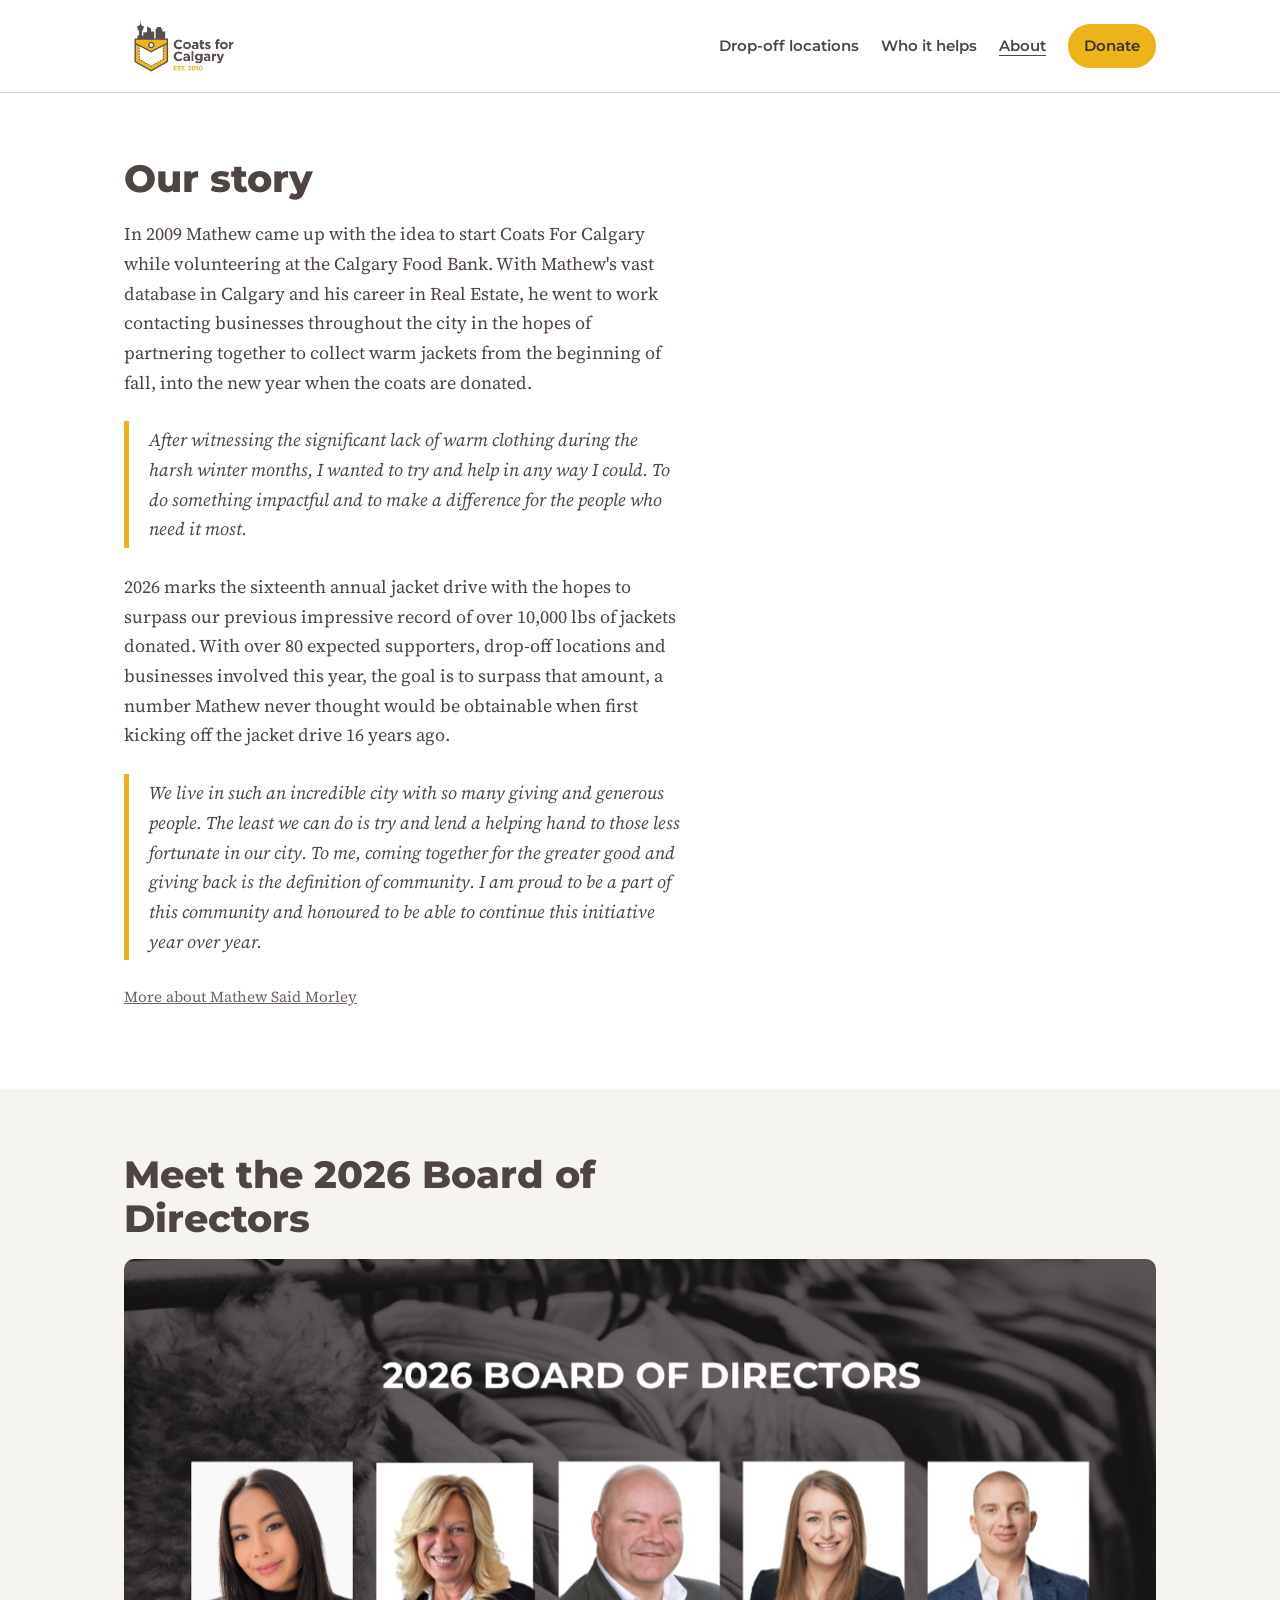
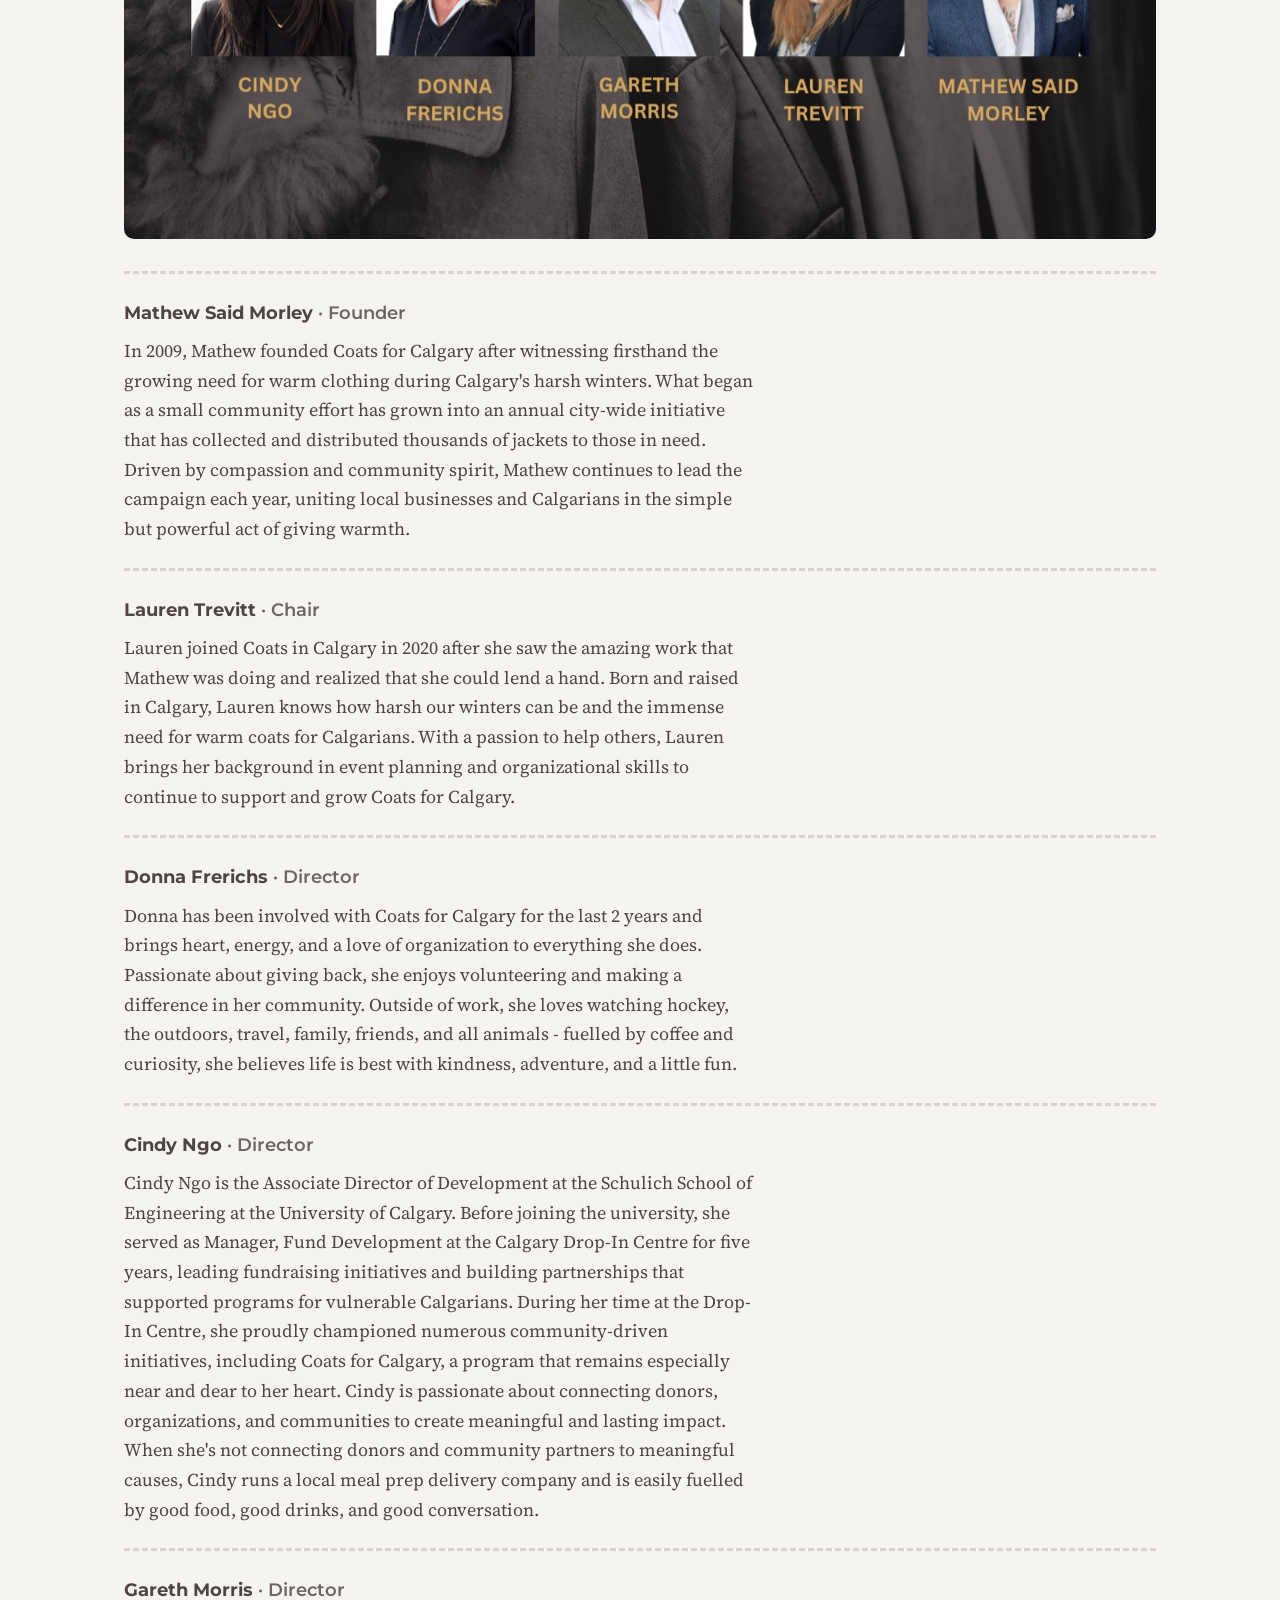
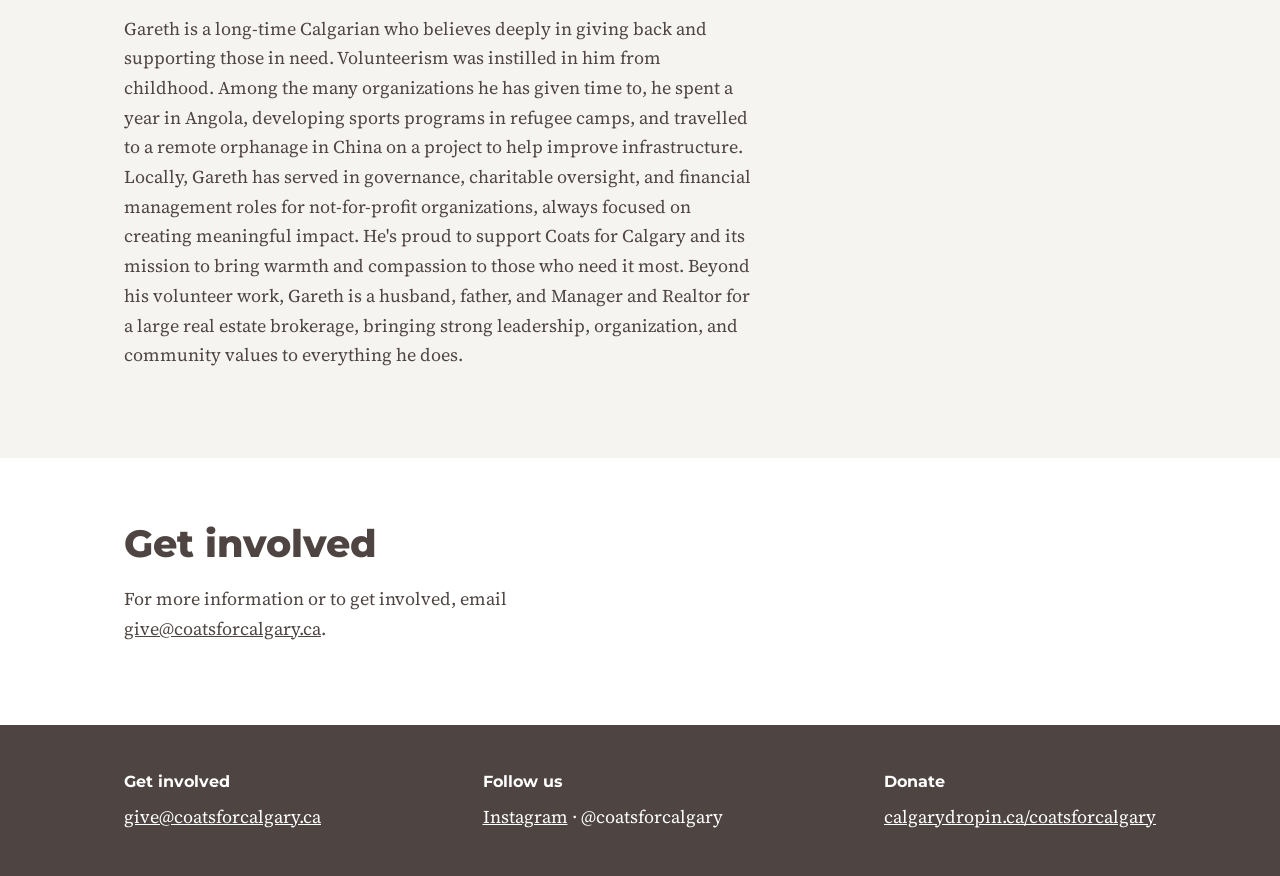
<file: about.html>
<!doctype html>
<html lang="en">
<head>
<meta charset="utf-8">
<meta name="viewport" content="width=device-width, initial-scale=1, viewport-fit=cover">
<title>About · Coats for Calgary</title>
<meta name="description" content="The 16th annual Coats for Calgary drive runs October 21, 2026 to January 19, 2027. Drop off clean, gently used or new coats and warm winter items at a participating location. Every coat goes to the Calgary Drop-In Centre.">
<meta property="og:type" content="website">
<meta property="og:title" content="About · Coats for Calgary">
<meta property="og:description" content="Your old winter coat could keep someone warm tonight. Drop off clean, gently used or new coats at a participating location across Calgary, October 21, 2026 to January 19, 2027.">
<meta property="og:url" content="https://coatsforcalgary.ca/about.html">
<meta property="og:image" content="https://coatsforcalgary.ca/images/cfc-logo.jpg">
<meta name="twitter:card" content="summary_large_image">
<link rel="preconnect" href="https://fonts.googleapis.com">
<link rel="preconnect" href="https://fonts.gstatic.com" crossorigin>
<link href="https://fonts.googleapis.com/css2?family=Montserrat:wght@500;600;700;800&family=Source+Serif+4:opsz,wght@8..60,400;8..60,600&display=swap" rel="stylesheet">
<link rel="stylesheet" href="styles/main.css?v=20261015-1">
</head>
<body>

<header>
  <div class="wrap">
    <a class="logo" href="index.html" aria-label="Coats for Calgary home"><img src="images/cfc-logo.jpg" alt="Coats for Calgary, est. 2010"></a>
    <nav class="nav" aria-label="Main">
      <a href="index.html#locations">Drop-off locations</a>
      <a href="index.html#helps">Who it helps</a>
      <a href="about.html" aria-current="page">About</a>
      <a class="give" href="https://calgarydropin.ca/coatsforcalgary" target="_blank" rel="noopener">Donate</a>
    </nav>
  </div>
</header>

<main>
<section>
  <div class="wrap">
    <h1 class="big">Our story</h1>
    <p class="lede">In 2009 Mathew came up with the idea to start Coats For Calgary while volunteering at the Calgary Food Bank. With Mathew's vast database in Calgary and his career in Real Estate, he went to work contacting businesses throughout the city in the hopes of partnering together to collect warm jackets from the beginning of fall, into the new year when the coats are donated.</p>
    <p class="quote">After witnessing the significant lack of warm clothing during the harsh winter months, I wanted to try and help in any way I could. To do something impactful and to make a difference for the people who need it most.</p>
    <p class="lede">2026 marks the sixteenth annual jacket drive with the hopes to surpass our previous impressive record of over 10,000 lbs of jackets donated. With over 80 expected supporters, drop-off locations and businesses involved this year, the goal is to surpass that amount, a number Mathew never thought would be obtainable when first kicking off the jacket drive 16 years ago.</p>
    <p class="quote">We live in such an incredible city with so many giving and generous people. The least we can do is try and lend a helping hand to those less fortunate in our city. To me, coming together for the greater good and giving back is the definition of community. I am proud to be a part of this community and honoured to be able to continue this initiative year over year.</p>
    <p class="small"><a href="http://www.mathewsaidmorley.com" target="_blank" rel="noopener">More about Mathew Said Morley</a></p>
  </div>
</section>

<section class="alt">
  <div class="wrap">
    <h2 class="big">Meet the 2026 Board of Directors</h2>
    <div class="board-photo">
      <img src="images/board-2026.jpg" alt="2026 Coats for Calgary Board of Directors: Cindy Ngo, Donna Frerichs, Gareth Morris, Lauren Trevitt, and Mathew Said Morley">
    </div>
    <div class="member">
      <h3>Mathew Said Morley <span class="role">· Founder</span></h3>
      <p>In 2009, Mathew founded Coats for Calgary after witnessing firsthand the growing need for warm clothing during Calgary's harsh winters. What began as a small community effort has grown into an annual city-wide initiative that has collected and distributed thousands of jackets to those in need. Driven by compassion and community spirit, Mathew continues to lead the campaign each year, uniting local businesses and Calgarians in the simple but powerful act of giving warmth.</p>
    </div>
    <div class="member">
      <h3>Lauren Trevitt <span class="role">· Chair</span></h3>
      <p>Lauren joined Coats in Calgary in 2020 after she saw the amazing work that Mathew was doing and realized that she could lend a hand. Born and raised in Calgary, Lauren knows how harsh our winters can be and the immense need for warm coats for Calgarians. With a passion to help others, Lauren brings her background in event planning and organizational skills to continue to support and grow Coats for Calgary.</p>
    </div>
    <div class="member">
      <h3>Donna Frerichs <span class="role">· Director</span></h3>
      <p>Donna has been involved with Coats for Calgary for the last 2 years and brings heart, energy, and a love of organization to everything she does. Passionate about giving back, she enjoys volunteering and making a difference in her community. Outside of work, she loves watching hockey, the outdoors, travel, family, friends, and all animals - fuelled by coffee and curiosity, she believes life is best with kindness, adventure, and a little fun.</p>
    </div>
    <div class="member">
      <h3>Cindy Ngo <span class="role">· Director</span></h3>
      <p>Cindy Ngo is the Associate Director of Development at the Schulich School of Engineering at the University of Calgary. Before joining the university, she served as Manager, Fund Development at the Calgary Drop-In Centre for five years, leading fundraising initiatives and building partnerships that supported programs for vulnerable Calgarians. During her time at the Drop-In Centre, she proudly championed numerous community-driven initiatives, including Coats for Calgary, a program that remains especially near and dear to her heart. Cindy is passionate about connecting donors, organizations, and communities to create meaningful and lasting impact. When she's not connecting donors and community partners to meaningful causes, Cindy runs a local meal prep delivery company and is easily fuelled by good food, good drinks, and good conversation.</p>
    </div>
    <div class="member">
      <h3>Gareth Morris <span class="role">· Director</span></h3>
      <p>Gareth is a long-time Calgarian who believes deeply in giving back and supporting those in need. Volunteerism was instilled in him from childhood. Among the many organizations he has given time to, he spent a year in Angola, developing sports programs in refugee camps, and travelled to a remote orphanage in China on a project to help improve infrastructure. Locally, Gareth has served in governance, charitable oversight, and financial management roles for not-for-profit organizations, always focused on creating meaningful impact. He's proud to support Coats for Calgary and its mission to bring warmth and compassion to those who need it most. Beyond his volunteer work, Gareth is a husband, father, and Manager and Realtor for a large real estate brokerage, bringing strong leadership, organization, and community values to everything he does.</p>
    </div>
  </div>
</section>

<section>
  <div class="wrap">
    <h2 class="big">Get involved</h2>
    <p class="lede">For more information or to get involved, email <a href="mailto:give@coatsforcalgary.ca">give@coatsforcalgary.ca</a>.</p>
  </div>
</section>
</main>

<footer>
  <div class="wrap">
    <div><h3>Get involved</h3><p><a href="mailto:give@coatsforcalgary.ca">give@coatsforcalgary.ca</a></p></div>
    <div><h3>Follow us</h3><p><a href="https://www.instagram.com/coatsforcalgary" target="_blank" rel="noopener">Instagram</a> · @coatsforcalgary</p></div>
    <div><h3>Donate</h3><p><a href="https://calgarydropin.ca/coatsforcalgary" target="_blank" rel="noopener">calgarydropin.ca/coatsforcalgary</a></p></div>
  </div>
</footer>
</body>
</html>
</file>
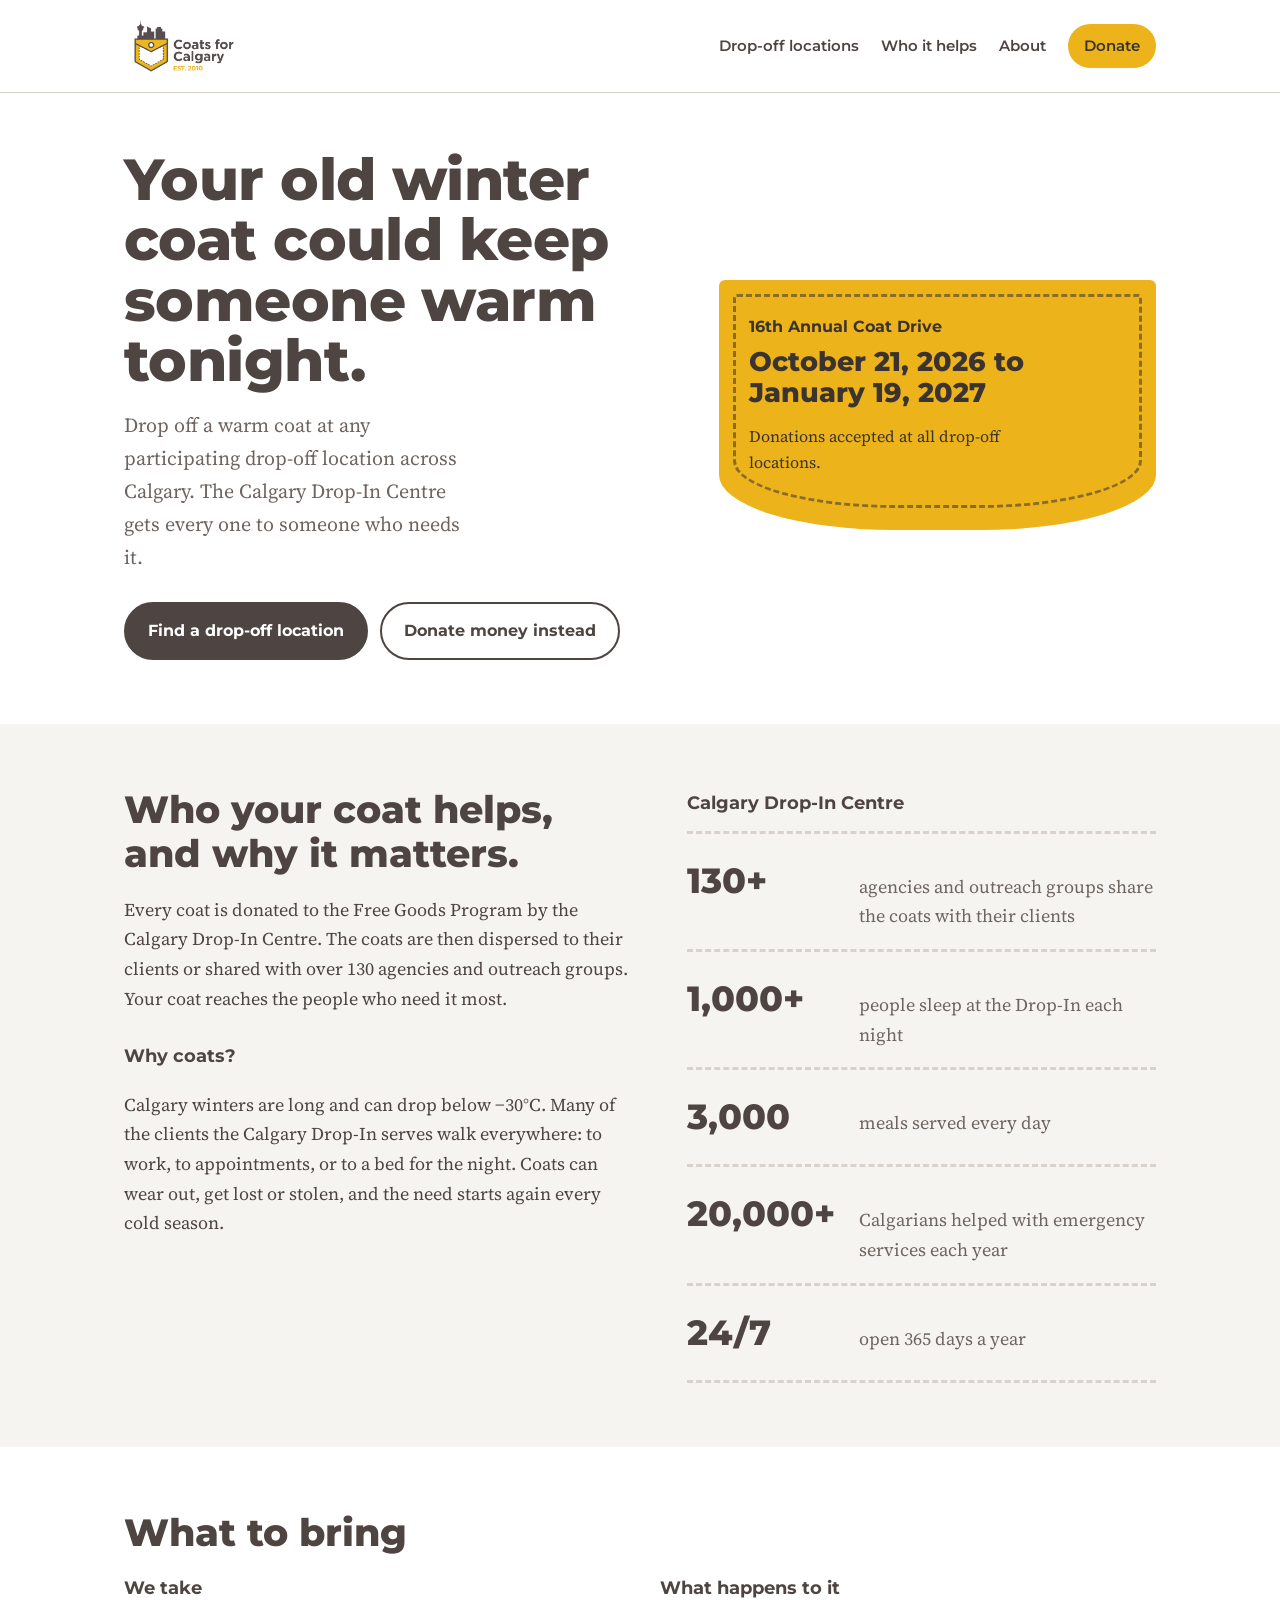
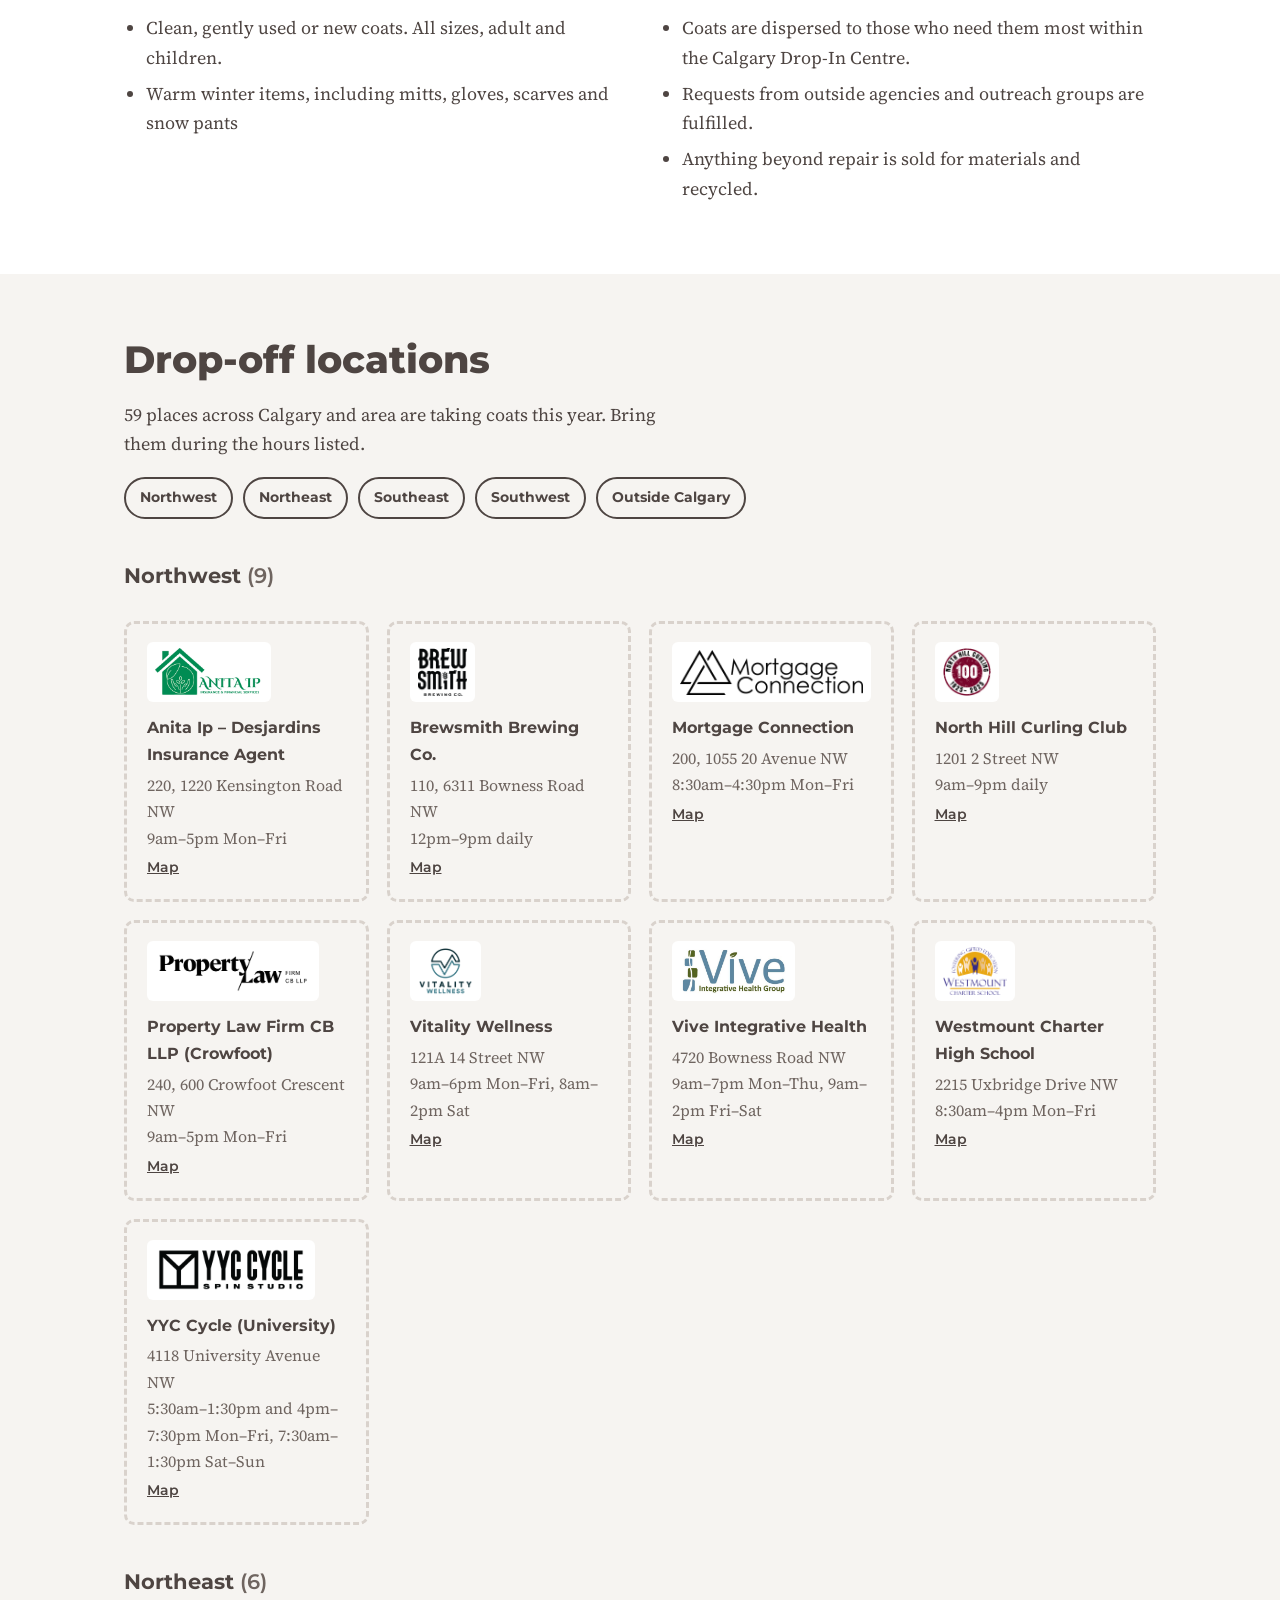
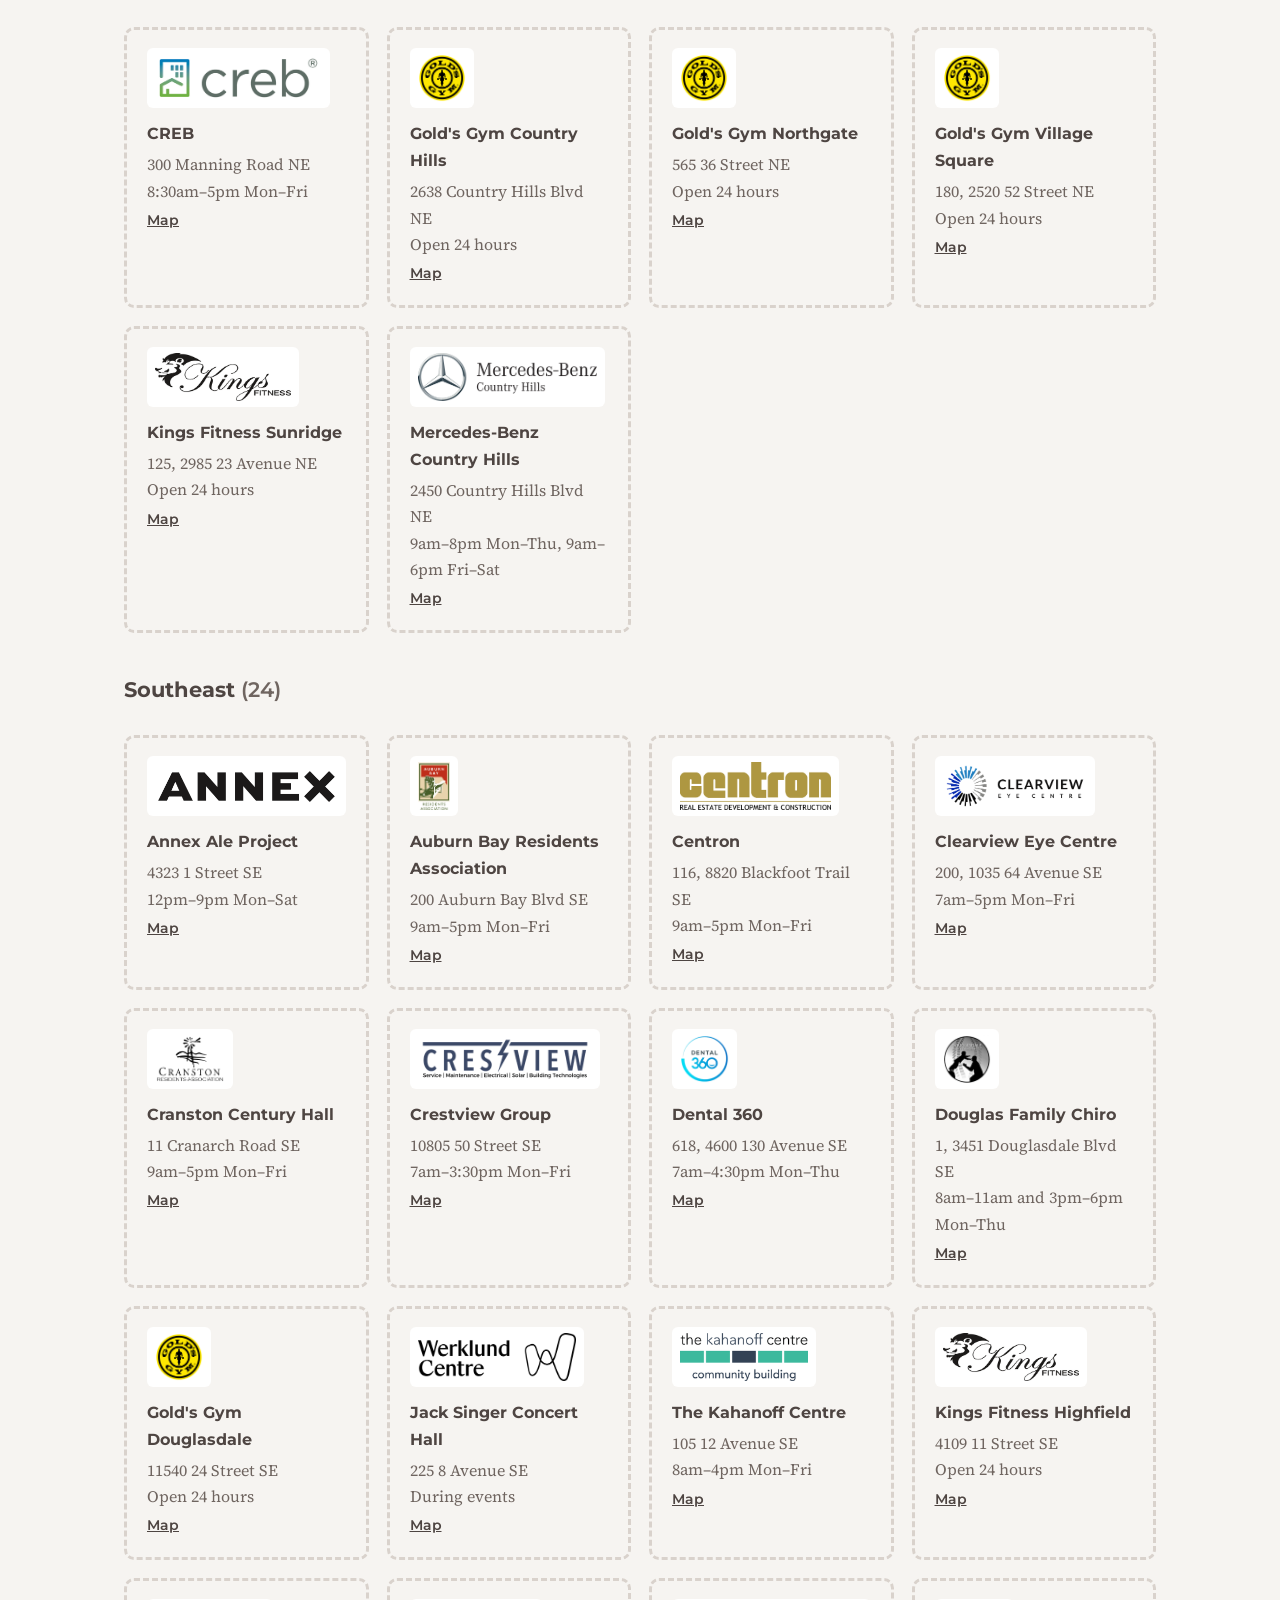
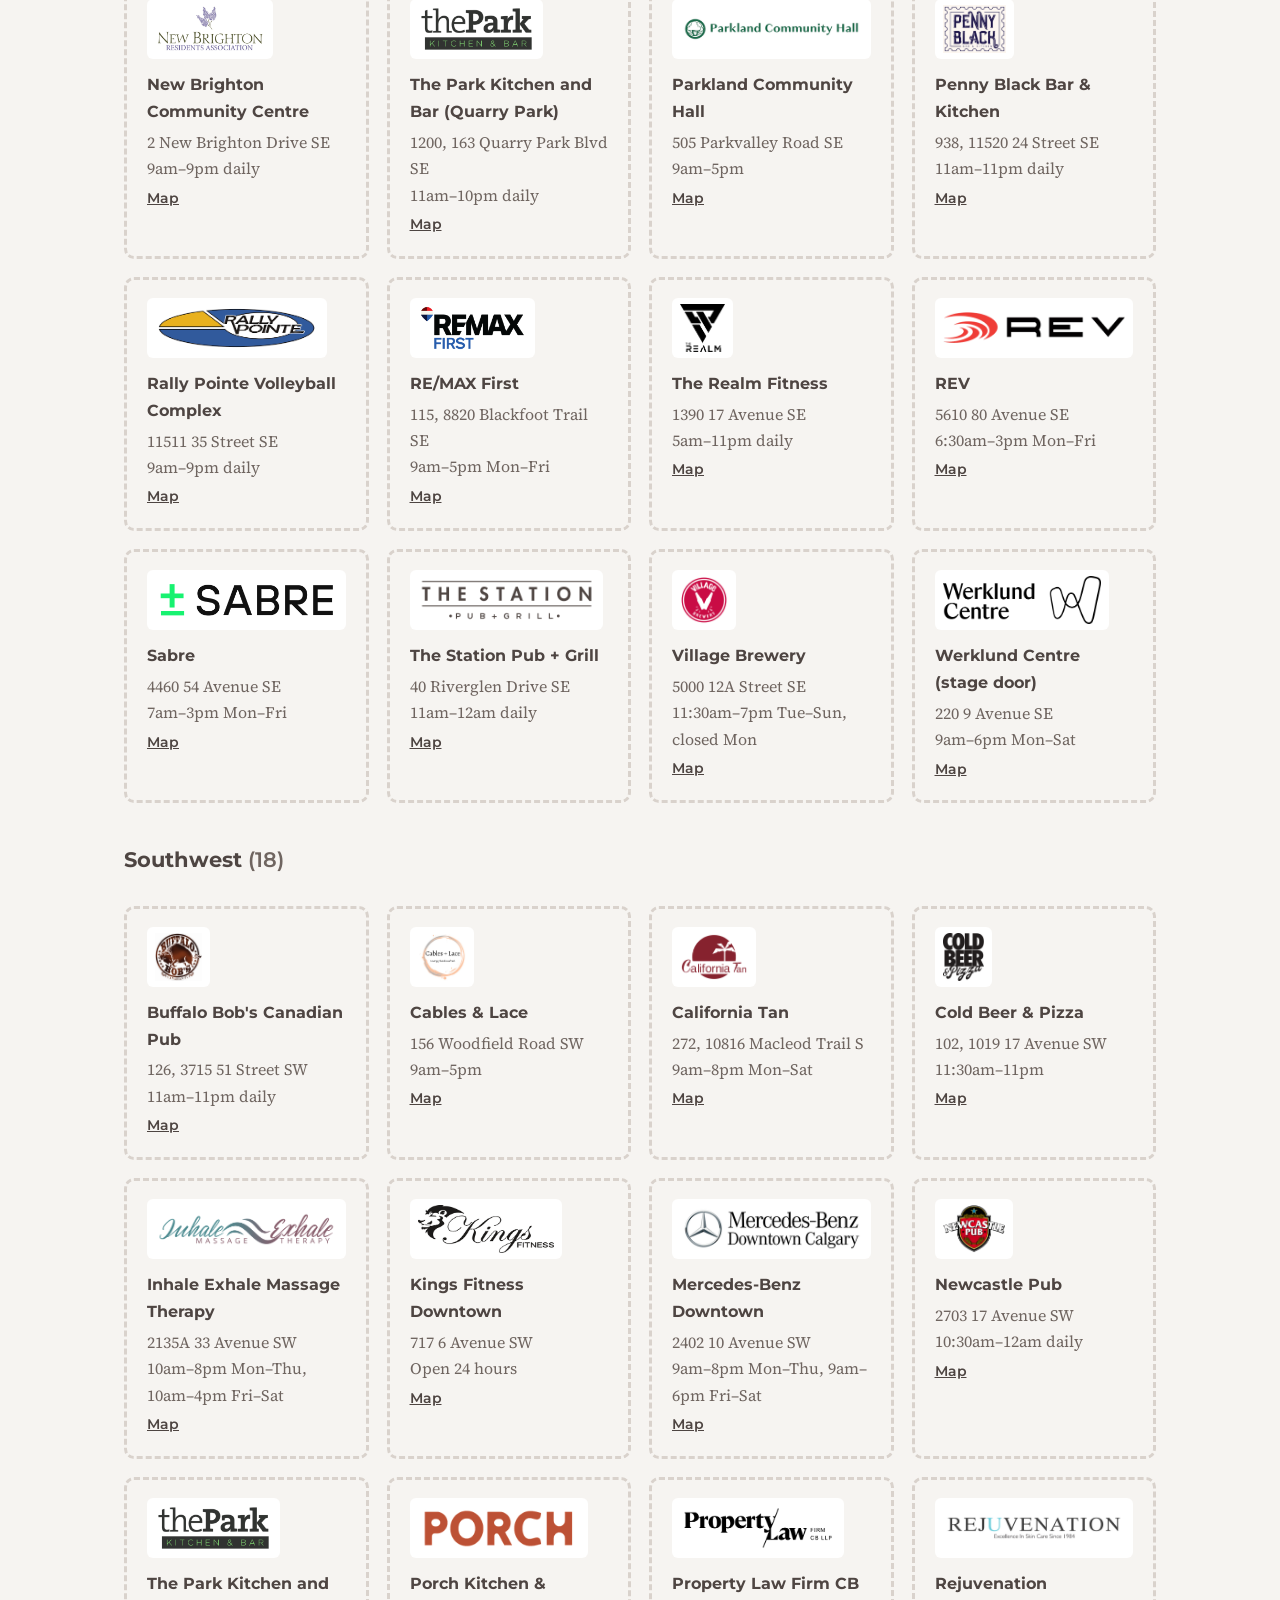
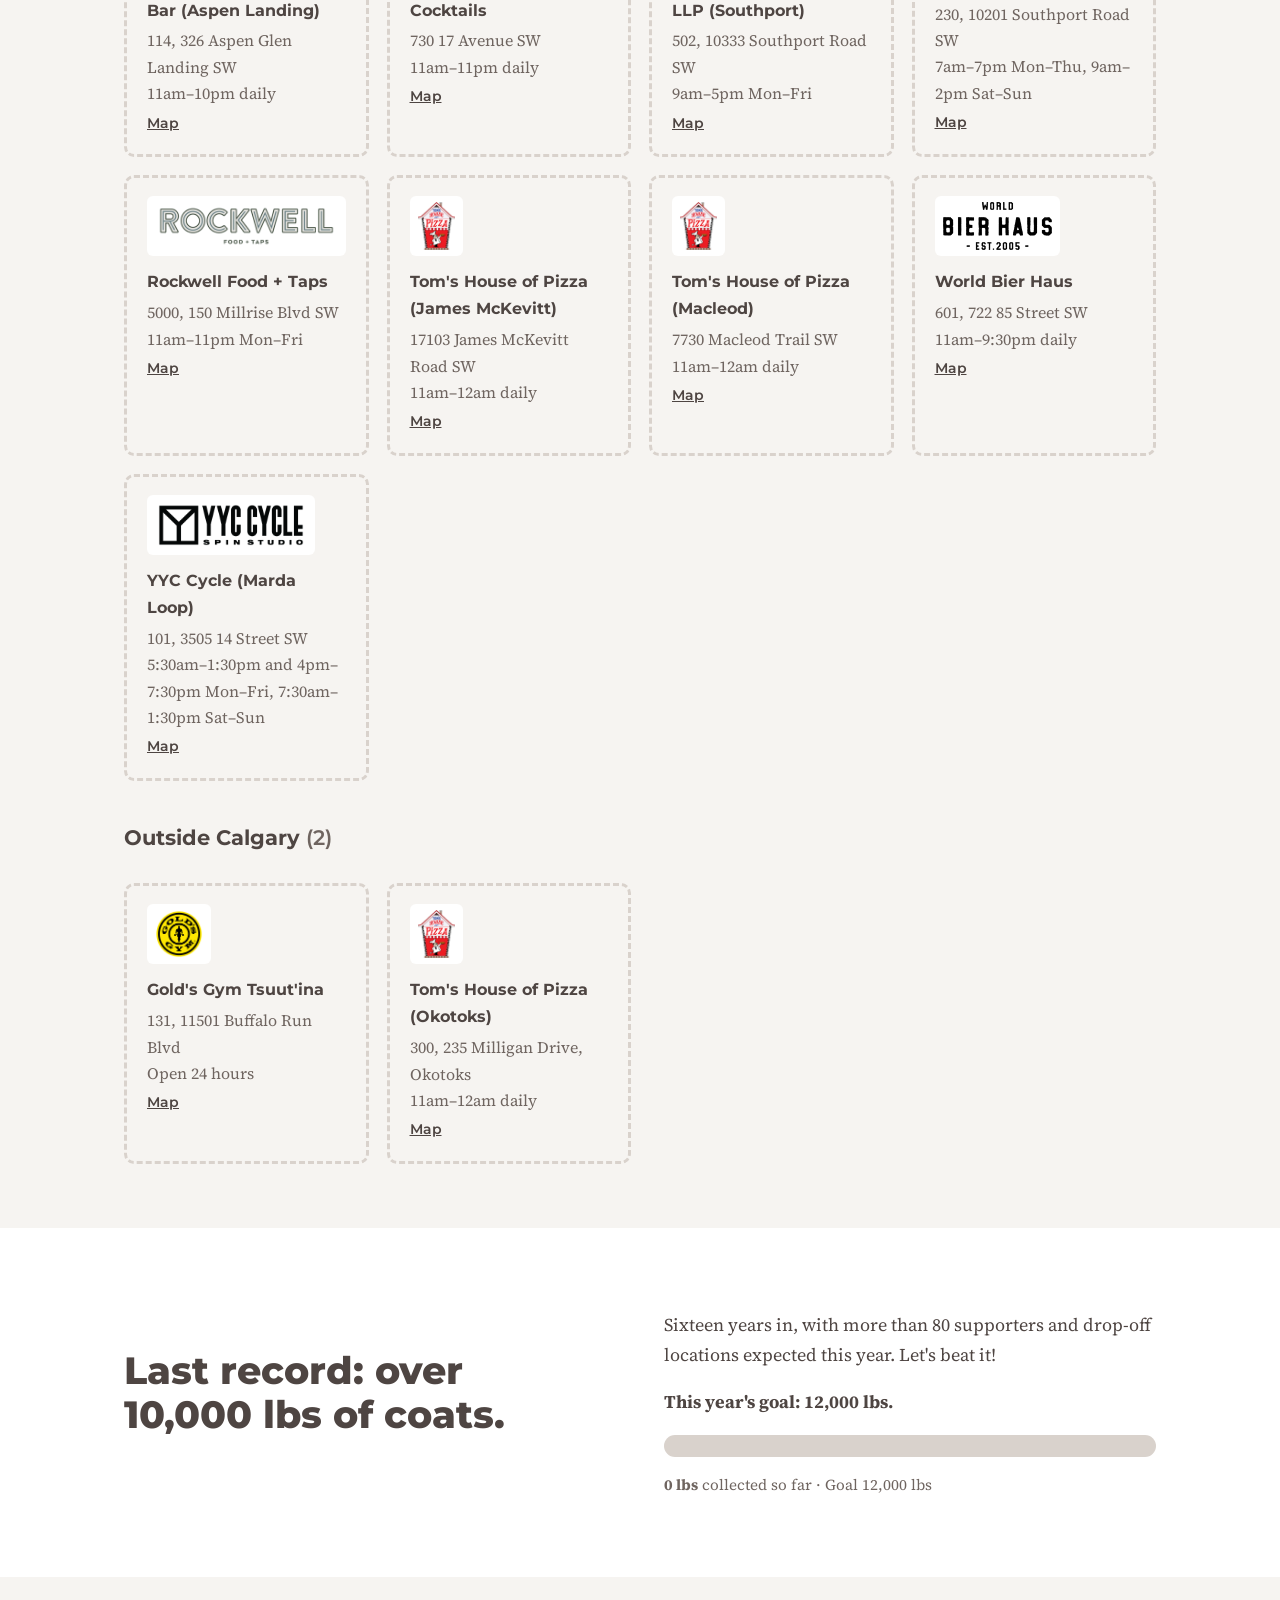
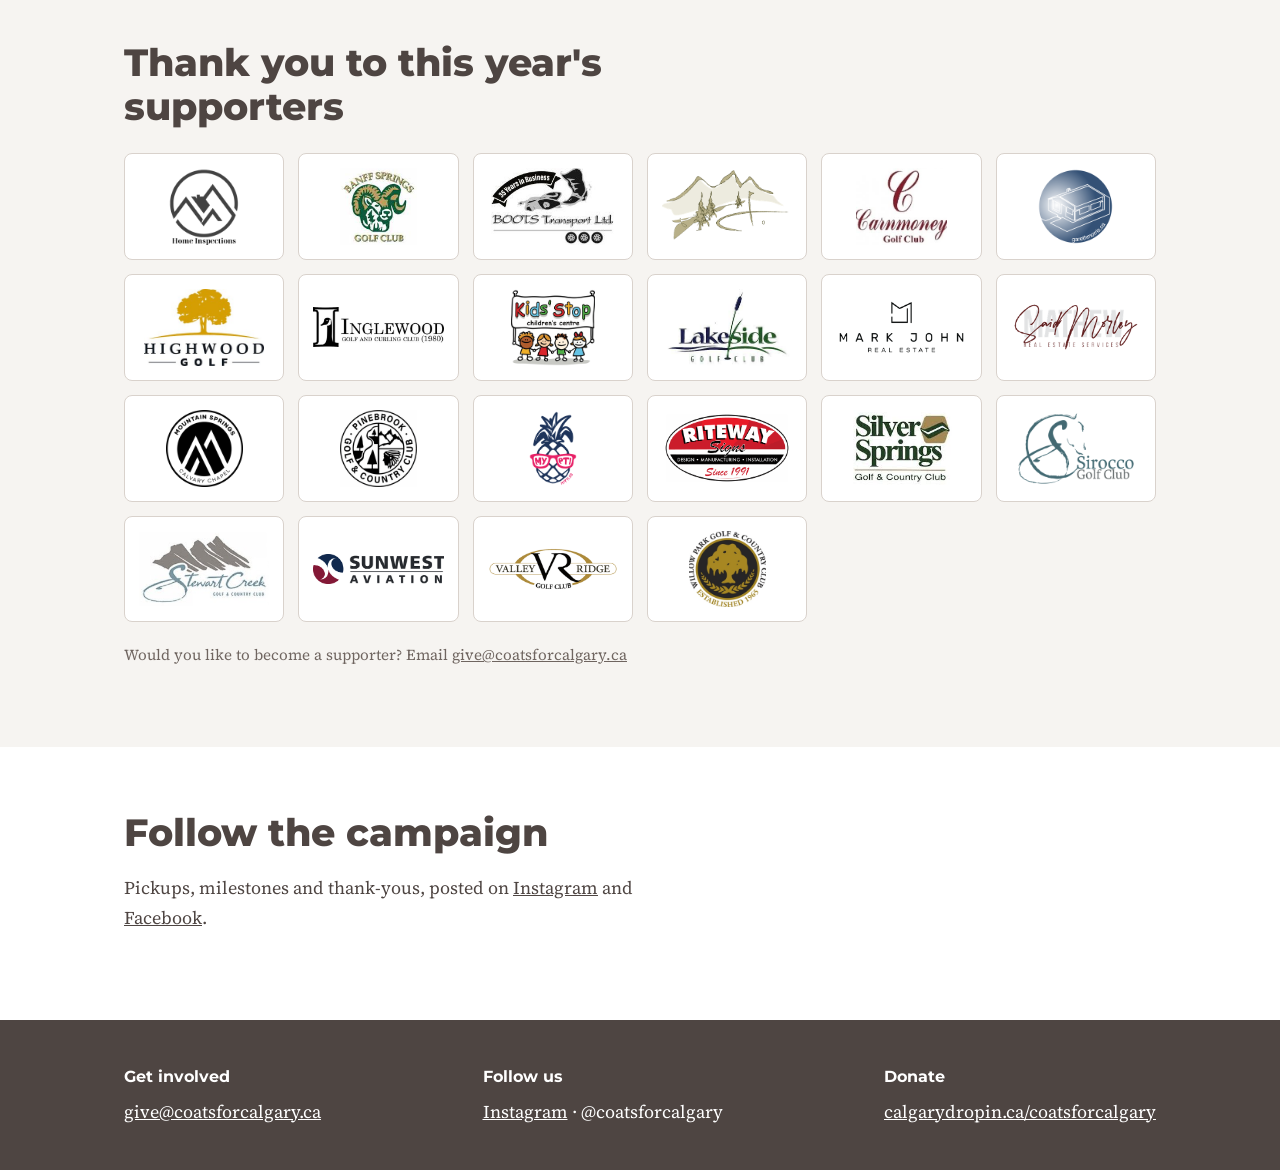
<file: index_2.html>
<!doctype html>
<html lang="en">
<head>
<meta charset="utf-8">
<meta name="viewport" content="width=device-width, initial-scale=1, viewport-fit=cover">
<title>Coats for Calgary · Drop off a warm coat</title>
<meta name="description" content="The 16th annual Coats for Calgary drive runs October 21, 2026 to January 19, 2027. Drop off clean, gently used or new coats and warm winter items at a participating location. Every coat goes to the Calgary Drop-In Centre.">
<meta property="og:type" content="website">
<meta property="og:title" content="Coats for Calgary · Drop off a warm coat">
<meta property="og:description" content="Your old winter coat could keep someone warm tonight. Drop off clean, gently used or new coats at a participating location across Calgary, October 21, 2026 to January 19, 2027.">
<meta property="og:url" content="https://coatsforcalgary.ca/">
<meta property="og:image" content="https://coatsforcalgary.ca/images/cfc-logo.jpg">
<meta name="twitter:card" content="summary_large_image">
<link rel="preconnect" href="https://fonts.googleapis.com">
<link rel="preconnect" href="https://fonts.gstatic.com" crossorigin>
<link href="https://fonts.googleapis.com/css2?family=Montserrat:wght@500;600;700;800&family=Source+Serif+4:opsz,wght@8..60,400;8..60,600&display=swap" rel="stylesheet">
<link rel="stylesheet" href="styles/main.css?v=20261015-4">
</head>
<body>

<header>
  <div class="wrap">
    <a class="logo" href="index.html" aria-label="Coats for Calgary home"><img src="images/cfc-logo.jpg" alt="Coats for Calgary, est. 2010"></a>
    <nav class="nav" aria-label="Main">
      <a href="index.html#locations">Drop-off locations</a>
      <a href="index.html#helps">Who it helps</a>
      <a href="about.html">About</a>
      <a class="give" href="https://calgarydropin.ca/coatsforcalgary" target="_blank" rel="noopener">Donate</a>
    </nav>
  </div>
</header>

<main>
<div class="hero">
  <div class="wrap">
    <div>
      <h1>Your old winter coat could keep someone warm tonight.</h1>
      <p>Drop off a warm coat at any participating drop-off location across Calgary. The Calgary Drop-In Centre gets every one to someone who needs it.</p>
      <div class="btns">
        <a class="btn primary" href="#locations">Find a drop-off location</a>
        <a class="btn ghost" href="https://calgarydropin.ca/coatsforcalgary" target="_blank" rel="noopener">Donate money instead</a>
      </div>
    </div>
    <div class="pocket">
      <h2>16th Annual Coat Drive</h2>
      <p class="dates" style="color:var(--gold-ink)">October 21, 2026 to January&nbsp;19,&nbsp;2027</p>
      <p style="color:var(--gold-ink)">Donations accepted at all drop-off locations.</p>
    </div>
  </div>
</div>

<section class="alt" id="helps">
  <div class="wrap helps">
    <div class="why">
      <h2 class="big">Who your coat helps, and why it matters.</h2>
      <p class="lede">Every coat is donated to the Free Goods Program by the Calgary Drop-In Centre. The coats are then dispersed to their clients or shared with over 130 agencies and outreach groups. Your coat reaches the people who need it most.</p>
      <h3>Why coats?</h3>
      <p class="lede">Calgary winters are long and can drop below −30°C. Many of the clients the Calgary Drop-In serves walk everywhere: to work, to appointments, or to a bed for the night. Coats can wear out, get lost or stolen, and the need starts again every cold season.</p>
    </div>
    <div>
    <h3 style="font-size:1.15rem;margin:0 0 12px">Calgary Drop-In Centre</h3>
    <div class="stats" aria-label="Calgary Drop-In Centre in numbers">
      <div class="stat"><b>130+</b><span>agencies and outreach groups share the coats with their clients</span></div>
      <div class="stat"><b>1,000+</b><span>people sleep at the Drop-In each night</span></div>
      <div class="stat"><b>3,000</b><span>meals served every day</span></div>
      <div class="stat"><b>20,000+</b><span>Calgarians helped with emergency services each year</span></div>
      <div class="stat"><b>24/7</b><span>open 365 days a year</span></div>
    </div>
    </div>
  </div>
</section>

<section>
  <div class="wrap">
    <h2 class="big">What to bring</h2>
    <div class="bring">
      <div>
        <h3>We take</h3>
        <ul>
          <li>Clean, gently used or new coats. All sizes, adult and children.</li>
          <li>Warm winter items, including mitts, gloves, scarves and snow pants</li>
        </ul>
      </div>
      <div>
        <h3>What happens to it</h3>
        <ul>
          <li>Coats are dispersed to those who need them most within the Calgary Drop-In Centre.</li>
          <li>Requests from outside agencies and outreach groups are fulfilled.</li>
          <li>Anything beyond repair is sold for materials and recycled.</li>
        </ul>
      </div>
    </div>
  </div>
</section>

<section class="alt" id="locations">
  <div class="wrap">
    <h2 class="big">Drop-off locations</h2>
    <p class="lede">59 places across Calgary and area are taking coats this year. Bring them during the hours listed.</p>
    <nav class="quads" aria-label="Jump to area"><a href="#loc-NW">Northwest</a> <a href="#loc-NE">Northeast</a> <a href="#loc-SE">Southeast</a> <a href="#loc-SW">Southwest</a> <a href="#loc-out">Outside Calgary</a></nav>
    <h3 class="quad" id="loc-NW">Northwest <span>(9)</span></h3>
    <div class="locs">
      <div class="loc"><img class="loc-logo" src="images/locations/anita-ip.png" alt="" loading="lazy"><h4>Anita Ip – Desjardins Insurance Agent</h4><p>220, 1220 Kensington Road NW<br>9am–5pm Mon–Fri</p><a href="https://www.google.com/maps/search/?api=1&query=Anita%20Ip%20%E2%80%93%20Desjardins%20Insurance%20Agent%20220%2C%201220%20Kensington%20Road%20NW%2C%20Calgary%2C%20AB" target="_blank" rel="noopener">Map</a></div>
      <div class="loc"><img class="loc-logo" src="images/locations/brewsmith.png" alt="" loading="lazy"><h4>Brewsmith Brewing Co.</h4><p>110, 6311 Bowness Road NW<br>12pm–9pm daily</p><a href="https://www.google.com/maps/search/?api=1&query=Brewsmith%20Brewing%20Co.%20110%2C%206311%20Bowness%20Road%20NW%2C%20Calgary%2C%20AB" target="_blank" rel="noopener">Map</a></div>
      <div class="loc"><img class="loc-logo" src="images/locations/mortgage-connection.png" alt="" loading="lazy"><h4>Mortgage Connection</h4><p>200, 1055 20 Avenue NW<br>8:30am–4:30pm Mon–Fri</p><a href="https://www.google.com/maps/search/?api=1&query=Mortgage%20Connection%20200%2C%201055%2020%20Avenue%20NW%2C%20Calgary%2C%20AB" target="_blank" rel="noopener">Map</a></div>
      <div class="loc"><img class="loc-logo" src="images/locations/north-hill-curling.png" alt="" loading="lazy"><h4>North Hill Curling Club</h4><p>1201 2 Street NW<br>9am–9pm daily</p><a href="https://www.google.com/maps/search/?api=1&query=North%20Hill%20Curling%20Club%201201%202%20Street%20NW%2C%20Calgary%2C%20AB" target="_blank" rel="noopener">Map</a></div>
      <div class="loc"><img class="loc-logo" src="images/locations/property-law.png" alt="" loading="lazy"><h4>Property Law Firm CB LLP (Crowfoot)</h4><p>240, 600 Crowfoot Crescent NW<br>9am–5pm Mon–Fri</p><a href="https://www.google.com/maps/search/?api=1&query=Property%20Law%20Firm%20CB%20LLP%20240%2C%20600%20Crowfoot%20Crescent%20NW%2C%20Calgary%2C%20AB" target="_blank" rel="noopener">Map</a></div>
      <div class="loc"><img class="loc-logo" src="images/locations/vitality-wellness.png" alt="" loading="lazy"><h4>Vitality Wellness</h4><p>121A 14 Street NW<br>9am–6pm Mon–Fri, 8am–2pm Sat</p><a href="https://www.google.com/maps/search/?api=1&query=Vitality%20Wellness%20121A%2014%20Street%20NW%2C%20Calgary%2C%20AB" target="_blank" rel="noopener">Map</a></div>
      <div class="loc"><img class="loc-logo" src="images/locations/vive.png" alt="" loading="lazy"><h4>Vive Integrative Health</h4><p>4720 Bowness Road NW<br>9am–7pm Mon–Thu, 9am–2pm Fri–Sat</p><a href="https://www.google.com/maps/search/?api=1&query=Vive%20Integrative%20Health%204720%20Bowness%20Road%20NW%2C%20Calgary%2C%20AB" target="_blank" rel="noopener">Map</a></div>
      <div class="loc"><img class="loc-logo" src="images/locations/westmount.png" alt="" loading="lazy"><h4>Westmount Charter High School</h4><p>2215 Uxbridge Drive NW<br>8:30am–4pm Mon–Fri</p><a href="https://www.google.com/maps/search/?api=1&query=Westmount%20Charter%20High%20School%202215%20Uxbridge%20Drive%20NW%2C%20Calgary%2C%20AB" target="_blank" rel="noopener">Map</a></div>
      <div class="loc"><img class="loc-logo" src="images/locations/yyc-cycle.png" alt="" loading="lazy"><h4>YYC Cycle (University)</h4><p>4118 University Avenue NW<br>5:30am–1:30pm and 4pm–7:30pm Mon–Fri, 7:30am–1:30pm Sat–Sun</p><a href="https://www.google.com/maps/search/?api=1&query=YYC%20Cycle%204118%20University%20Avenue%20NW%2C%20Calgary%2C%20AB" target="_blank" rel="noopener">Map</a></div>
    </div>
    <h3 class="quad" id="loc-NE">Northeast <span>(6)</span></h3>
    <div class="locs">
      <div class="loc"><img class="loc-logo" src="images/locations/creb.png" alt="" loading="lazy"><h4>CREB</h4><p>300 Manning Road NE<br>8:30am–5pm Mon–Fri</p><a href="https://www.google.com/maps/search/?api=1&query=CREB%20300%20Manning%20Road%20NE%2C%20Calgary%2C%20AB" target="_blank" rel="noopener">Map</a></div>
      <div class="loc"><img class="loc-logo" src="images/locations/golds-gym.png" alt="" loading="lazy"><h4>Gold&#x27;s Gym Country Hills</h4><p>2638 Country Hills Blvd NE<br>Open 24 hours</p><a href="https://www.google.com/maps/search/?api=1&query=Gold%27s%20Gym%20Country%20Hills%202638%20Country%20Hills%20Blvd%20NE%2C%20Calgary%2C%20AB" target="_blank" rel="noopener">Map</a></div>
      <div class="loc"><img class="loc-logo" src="images/locations/golds-gym.png" alt="" loading="lazy"><h4>Gold&#x27;s Gym Northgate</h4><p>565 36 Street NE<br>Open 24 hours</p><a href="https://www.google.com/maps/search/?api=1&query=Gold%27s%20Gym%20Northgate%20565%2036%20Street%20NE%2C%20Calgary%2C%20AB" target="_blank" rel="noopener">Map</a></div>
      <div class="loc"><img class="loc-logo" src="images/locations/golds-gym.png" alt="" loading="lazy"><h4>Gold&#x27;s Gym Village Square</h4><p>180, 2520 52 Street NE<br>Open 24 hours</p><a href="https://www.google.com/maps/search/?api=1&query=Gold%27s%20Gym%20Village%20Square%20180%2C%202520%2052%20Street%20NE%2C%20Calgary%2C%20AB" target="_blank" rel="noopener">Map</a></div>
      <div class="loc"><img class="loc-logo" src="images/locations/kings-fitness.png" alt="" loading="lazy"><h4>Kings Fitness Sunridge</h4><p>125, 2985 23 Avenue NE<br>Open 24 hours</p><a href="https://www.google.com/maps/search/?api=1&query=Kings%20Fitness%20Sunridge%20125%2C%202985%2023%20Avenue%20NE%2C%20Calgary%2C%20AB" target="_blank" rel="noopener">Map</a></div>
      <div class="loc"><img class="loc-logo" src="images/locations/mercedes-benz-country-hills.png" alt="" loading="lazy"><h4>Mercedes-Benz Country Hills</h4><p>2450 Country Hills Blvd NE<br>9am–8pm Mon–Thu, 9am–6pm Fri–Sat</p><a href="https://www.google.com/maps/search/?api=1&query=Mercedes-Benz%20Country%20Hills%202450%20Country%20Hills%20Blvd%20NE%2C%20Calgary%2C%20AB" target="_blank" rel="noopener">Map</a></div>
    </div>
    <h3 class="quad" id="loc-SE">Southeast <span>(24)</span></h3>
    <div class="locs">
      <div class="loc"><img class="loc-logo" src="images/locations/annex.png" alt="" loading="lazy"><h4>Annex Ale Project</h4><p>4323 1 Street SE<br>12pm–9pm Mon–Sat</p><a href="https://www.google.com/maps/search/?api=1&query=Annex%20Ale%20Project%204323%201%20Street%20SE%2C%20Calgary%2C%20AB" target="_blank" rel="noopener">Map</a></div>
      <div class="loc"><img class="loc-logo" src="images/locations/auburn-bay.png" alt="" loading="lazy"><h4>Auburn Bay Residents Association</h4><p>200 Auburn Bay Blvd SE<br>9am–5pm Mon–Fri</p><a href="https://www.google.com/maps/search/?api=1&query=Auburn%20Bay%20Residents%20Association%20200%20Auburn%20Bay%20Blvd%20SE%2C%20Calgary%2C%20AB" target="_blank" rel="noopener">Map</a></div>
      <div class="loc"><img class="loc-logo" src="images/locations/centron.png" alt="" loading="lazy"><h4>Centron</h4><p>116, 8820 Blackfoot Trail SE<br>9am–5pm Mon–Fri</p><a href="https://www.google.com/maps/search/?api=1&query=Centron%20116%2C%208820%20Blackfoot%20Trail%20SE%2C%20Calgary%2C%20AB" target="_blank" rel="noopener">Map</a></div>
      <div class="loc"><img class="loc-logo" src="images/locations/clearview.png" alt="" loading="lazy"><h4>Clearview Eye Centre</h4><p>200, 1035 64 Avenue SE<br>7am–5pm Mon–Fri</p><a href="https://www.google.com/maps/search/?api=1&query=Clearview%20Eye%20Centre%20200%2C%201035%2064%20Avenue%20SE%2C%20Calgary%2C%20AB" target="_blank" rel="noopener">Map</a></div>
      <div class="loc"><img class="loc-logo" src="images/locations/cranston.png" alt="" loading="lazy"><h4>Cranston Century Hall</h4><p>11 Cranarch Road SE<br>9am–5pm Mon–Fri</p><a href="https://www.google.com/maps/search/?api=1&query=Cranston%20Century%20Hall%2011%20Cranarch%20Road%20SE%2C%20Calgary%2C%20AB" target="_blank" rel="noopener">Map</a></div>
      <div class="loc"><img class="loc-logo" src="images/locations/crestview.png" alt="" loading="lazy"><h4>Crestview Group</h4><p>10805 50 Street SE<br>7am–3:30pm Mon–Fri</p><a href="https://www.google.com/maps/search/?api=1&query=Crestview%20Group%2010805%2050%20Street%20SE%2C%20Calgary%2C%20AB" target="_blank" rel="noopener">Map</a></div>
      <div class="loc"><img class="loc-logo" src="images/locations/dental-360.png" alt="" loading="lazy"><h4>Dental 360</h4><p>618, 4600 130 Avenue SE<br>7am–4:30pm Mon–Thu</p><a href="https://www.google.com/maps/search/?api=1&query=Dental%20360%20618%2C%204600%20130%20Avenue%20SE%2C%20Calgary%2C%20AB" target="_blank" rel="noopener">Map</a></div>
      <div class="loc"><img class="loc-logo" src="images/locations/douglas-family-chiro.png" alt="" loading="lazy"><h4>Douglas Family Chiro</h4><p>1, 3451 Douglasdale Blvd SE<br>8am–11am and 3pm–6pm Mon–Thu</p><a href="https://www.google.com/maps/search/?api=1&query=Douglas%20Family%20Chiro%201%2C%203451%20Douglasdale%20Blvd%20SE%2C%20Calgary%2C%20AB" target="_blank" rel="noopener">Map</a></div>
      <div class="loc"><img class="loc-logo" src="images/locations/golds-gym.png" alt="" loading="lazy"><h4>Gold&#x27;s Gym Douglasdale</h4><p>11540 24 Street SE<br>Open 24 hours</p><a href="https://www.google.com/maps/search/?api=1&query=Gold%27s%20Gym%20Douglasdale%2011540%2024%20Street%20SE%2C%20Calgary%2C%20AB" target="_blank" rel="noopener">Map</a></div>
      <div class="loc"><img class="loc-logo" src="images/locations/werklund.png" alt="" loading="lazy"><h4>Jack Singer Concert Hall</h4><p>225 8 Avenue SE<br>During events</p><a href="https://www.google.com/maps/search/?api=1&query=Jack%20Singer%20Concert%20Hall%20225%208%20Avenue%20SE%2C%20Calgary%2C%20AB" target="_blank" rel="noopener">Map</a></div>
      <div class="loc"><img class="loc-logo" src="images/locations/kahanoff.png" alt="" loading="lazy"><h4>The Kahanoff Centre</h4><p>105 12 Avenue SE<br>8am–4pm Mon–Fri</p><a href="https://www.google.com/maps/search/?api=1&query=The%20Kahanoff%20Centre%20105%2012%20Avenue%20SE%2C%20Calgary%2C%20AB" target="_blank" rel="noopener">Map</a></div>
      <div class="loc"><img class="loc-logo" src="images/locations/kings-fitness.png" alt="" loading="lazy"><h4>Kings Fitness Highfield</h4><p>4109 11 Street SE<br>Open 24 hours</p><a href="https://www.google.com/maps/search/?api=1&query=Kings%20Fitness%20Highfield%204109%2011%20Street%20SE%2C%20Calgary%2C%20AB" target="_blank" rel="noopener">Map</a></div>
      <div class="loc"><img class="loc-logo" src="images/locations/new-brighton.png" alt="" loading="lazy"><h4>New Brighton Community Centre</h4><p>2 New Brighton Drive SE<br>9am–9pm daily</p><a href="https://www.google.com/maps/search/?api=1&query=New%20Brighton%20Community%20Centre%202%20New%20Brighton%20Drive%20SE%2C%20Calgary%2C%20AB" target="_blank" rel="noopener">Map</a></div>
      <div class="loc"><img class="loc-logo" src="images/locations/the-park.png" alt="" loading="lazy"><h4>The Park Kitchen and Bar (Quarry Park)</h4><p>1200, 163 Quarry Park Blvd SE<br>11am–10pm daily</p><a href="https://www.google.com/maps/search/?api=1&query=The%20Park%20Kitchen%20and%20Bar%201200%2C%20163%20Quarry%20Park%20Blvd%20SE%2C%20Calgary%2C%20AB" target="_blank" rel="noopener">Map</a></div>
      <div class="loc"><img class="loc-logo" src="images/locations/parkland.png" alt="" loading="lazy"><h4>Parkland Community Hall</h4><p>505 Parkvalley Road SE<br>9am–5pm</p><a href="https://www.google.com/maps/search/?api=1&query=Parkland%20Community%20Hall%20505%20Parkvalley%20Road%20SE%2C%20Calgary%2C%20AB" target="_blank" rel="noopener">Map</a></div>
      <div class="loc"><img class="loc-logo" src="images/locations/penny-black.png" alt="" loading="lazy"><h4>Penny Black Bar &amp; Kitchen</h4><p>938, 11520 24 Street SE<br>11am–11pm daily</p><a href="https://www.google.com/maps/search/?api=1&query=Penny%20Black%20Bar%20%26%20Kitchen%20938%2C%2011520%2024%20Street%20SE%2C%20Calgary%2C%20AB" target="_blank" rel="noopener">Map</a></div>
      <div class="loc"><img class="loc-logo" src="images/locations/rally-pointe.png" alt="" loading="lazy"><h4>Rally Pointe Volleyball Complex</h4><p>11511 35 Street SE<br>9am–9pm daily</p><a href="https://www.google.com/maps/search/?api=1&query=Rally%20Pointe%20Volleyball%20Complex%2011511%2035%20Street%20SE%2C%20Calgary%2C%20AB" target="_blank" rel="noopener">Map</a></div>
      <div class="loc"><img class="loc-logo" src="images/locations/remax-first.png" alt="" loading="lazy"><h4>RE/MAX First</h4><p>115, 8820 Blackfoot Trail SE<br>9am–5pm Mon–Fri</p><a href="https://www.google.com/maps/search/?api=1&query=RE/MAX%20First%20115%2C%208820%20Blackfoot%20Trail%20SE%2C%20Calgary%2C%20AB" target="_blank" rel="noopener">Map</a></div>
      <div class="loc"><img class="loc-logo" src="images/locations/the-realm.png" alt="" loading="lazy"><h4>The Realm Fitness</h4><p>1390 17 Avenue SE<br>5am–11pm daily</p><a href="https://www.google.com/maps/search/?api=1&query=The%20Realm%20Fitness%201390%2017%20Avenue%20SE%2C%20Calgary%2C%20AB" target="_blank" rel="noopener">Map</a></div>
      <div class="loc"><img class="loc-logo" src="images/locations/rev.png" alt="" loading="lazy"><h4>REV</h4><p>5610 80 Avenue SE<br>6:30am–3pm Mon–Fri</p><a href="https://www.google.com/maps/search/?api=1&query=REV%205610%2080%20Avenue%20SE%2C%20Calgary%2C%20AB" target="_blank" rel="noopener">Map</a></div>
      <div class="loc"><img class="loc-logo" src="images/locations/sabre.png" alt="" loading="lazy"><h4>Sabre</h4><p>4460 54 Avenue SE<br>7am–3pm Mon–Fri</p><a href="https://www.google.com/maps/search/?api=1&query=Sabre%204460%2054%20Avenue%20SE%2C%20Calgary%2C%20AB" target="_blank" rel="noopener">Map</a></div>
      <div class="loc"><img class="loc-logo" src="images/locations/the-station.png" alt="" loading="lazy"><h4>The Station Pub + Grill</h4><p>40 Riverglen Drive SE<br>11am–12am daily</p><a href="https://www.google.com/maps/search/?api=1&query=The%20Station%20Pub%20%2B%20Grill%2040%20Riverglen%20Drive%20SE%2C%20Calgary%2C%20AB" target="_blank" rel="noopener">Map</a></div>
      <div class="loc"><img class="loc-logo" src="images/locations/village-brewery.png" alt="" loading="lazy"><h4>Village Brewery</h4><p>5000 12A Street SE<br>11:30am–7pm Tue–Sun, closed Mon</p><a href="https://www.google.com/maps/search/?api=1&query=Village%20Brewery%205000%2012A%20Street%20SE%2C%20Calgary%2C%20AB" target="_blank" rel="noopener">Map</a></div>
      <div class="loc"><img class="loc-logo" src="images/locations/werklund.png" alt="" loading="lazy"><h4>Werklund Centre (stage door)</h4><p>220 9 Avenue SE<br>9am–6pm Mon–Sat</p><a href="https://www.google.com/maps/search/?api=1&query=Werklund%20Centre%20220%209%20Avenue%20SE%2C%20Calgary%2C%20AB" target="_blank" rel="noopener">Map</a></div>
    </div>
    <h3 class="quad" id="loc-SW">Southwest <span>(18)</span></h3>
    <div class="locs">
      <div class="loc"><img class="loc-logo" src="images/locations/buffalo-bobs.png" alt="" loading="lazy"><h4>Buffalo Bob&#x27;s Canadian Pub</h4><p>126, 3715 51 Street SW<br>11am–11pm daily</p><a href="https://www.google.com/maps/search/?api=1&query=Buffalo%20Bob%27s%20Canadian%20Pub%20126%2C%203715%2051%20Street%20SW%2C%20Calgary%2C%20AB" target="_blank" rel="noopener">Map</a></div>
      <div class="loc"><img class="loc-logo" src="images/locations/cables-lace.png" alt="" loading="lazy"><h4>Cables &amp; Lace</h4><p>156 Woodfield Road SW<br>9am–5pm</p><a href="https://www.google.com/maps/search/?api=1&query=Cables%20%26%20Lace%20156%20Woodfield%20Road%20SW%2C%20Calgary%2C%20AB" target="_blank" rel="noopener">Map</a></div>
      <div class="loc"><img class="loc-logo" src="images/locations/california-tan.png" alt="" loading="lazy"><h4>California Tan</h4><p>272, 10816 Macleod Trail S<br>9am–8pm Mon–Sat</p><a href="https://www.google.com/maps/search/?api=1&query=California%20Tan%20272%2C%2010816%20Macleod%20Trail%20S%2C%20Calgary%2C%20AB" target="_blank" rel="noopener">Map</a></div>
      <div class="loc"><img class="loc-logo" src="images/locations/cold-beer-pizza.png" alt="" loading="lazy"><h4>Cold Beer &amp; Pizza</h4><p>102, 1019 17 Avenue SW<br>11:30am–11pm</p><a href="https://www.google.com/maps/search/?api=1&query=Cold%20Beer%20%26%20Pizza%20102%2C%201019%2017%20Avenue%20SW%2C%20Calgary%2C%20AB" target="_blank" rel="noopener">Map</a></div>
      <div class="loc"><img class="loc-logo" src="images/locations/inhale-exhale.png" alt="" loading="lazy"><h4>Inhale Exhale Massage Therapy</h4><p>2135A 33 Avenue SW<br>10am–8pm Mon–Thu, 10am–4pm Fri–Sat</p><a href="https://www.google.com/maps/search/?api=1&query=Inhale%20Exhale%20Massage%20Therapy%202135A%2033%20Avenue%20SW%2C%20Calgary%2C%20AB" target="_blank" rel="noopener">Map</a></div>
      <div class="loc"><img class="loc-logo" src="images/locations/kings-fitness.png" alt="" loading="lazy"><h4>Kings Fitness Downtown</h4><p>717 6 Avenue SW<br>Open 24 hours</p><a href="https://www.google.com/maps/search/?api=1&query=Kings%20Fitness%20Downtown%20717%206%20Avenue%20SW%2C%20Calgary%2C%20AB" target="_blank" rel="noopener">Map</a></div>
      <div class="loc"><img class="loc-logo" src="images/locations/mercedes-benz-downtown.png" alt="" loading="lazy"><h4>Mercedes-Benz Downtown</h4><p>2402 10 Avenue SW<br>9am–8pm Mon–Thu, 9am–6pm Fri–Sat</p><a href="https://www.google.com/maps/search/?api=1&query=Mercedes-Benz%20Downtown%202402%2010%20Avenue%20SW%2C%20Calgary%2C%20AB" target="_blank" rel="noopener">Map</a></div>
      <div class="loc"><img class="loc-logo" src="images/locations/newcastle.png" alt="" loading="lazy"><h4>Newcastle Pub</h4><p>2703 17 Avenue SW<br>10:30am–12am daily</p><a href="https://www.google.com/maps/search/?api=1&query=Newcastle%20Pub%202703%2017%20Avenue%20SW%2C%20Calgary%2C%20AB" target="_blank" rel="noopener">Map</a></div>
      <div class="loc"><img class="loc-logo" src="images/locations/the-park.png" alt="" loading="lazy"><h4>The Park Kitchen and Bar (Aspen Landing)</h4><p>114, 326 Aspen Glen Landing SW<br>11am–10pm daily</p><a href="https://www.google.com/maps/search/?api=1&query=The%20Park%20Kitchen%20and%20Bar%20114%2C%20326%20Aspen%20Glen%20Landing%20SW%2C%20Calgary%2C%20AB" target="_blank" rel="noopener">Map</a></div>
      <div class="loc"><img class="loc-logo" src="images/locations/porch.png" alt="" loading="lazy"><h4>Porch Kitchen &amp; Cocktails</h4><p>730 17 Avenue SW<br>11am–11pm daily</p><a href="https://www.google.com/maps/search/?api=1&query=Porch%20Kitchen%20%26%20Cocktails%20730%2017%20Avenue%20SW%2C%20Calgary%2C%20AB" target="_blank" rel="noopener">Map</a></div>
      <div class="loc"><img class="loc-logo" src="images/locations/property-law.png" alt="" loading="lazy"><h4>Property Law Firm CB LLP (Southport)</h4><p>502, 10333 Southport Road SW<br>9am–5pm Mon–Fri</p><a href="https://www.google.com/maps/search/?api=1&query=Property%20Law%20Firm%20CB%20LLP%20502%2C%2010333%20Southport%20Road%20SW%2C%20Calgary%2C%20AB" target="_blank" rel="noopener">Map</a></div>
      <div class="loc"><img class="loc-logo" src="images/locations/rejuvenation.png" alt="" loading="lazy"><h4>Rejuvenation</h4><p>230, 10201 Southport Road SW<br>7am–7pm Mon–Thu, 9am–2pm Sat–Sun</p><a href="https://www.google.com/maps/search/?api=1&query=Rejuvenation%20230%2C%2010201%20Southport%20Road%20SW%2C%20Calgary%2C%20AB" target="_blank" rel="noopener">Map</a></div>
      <div class="loc"><img class="loc-logo" src="images/locations/rockwell.png" alt="" loading="lazy"><h4>Rockwell Food + Taps</h4><p>5000, 150 Millrise Blvd SW<br>11am–11pm Mon–Fri</p><a href="https://www.google.com/maps/search/?api=1&query=Rockwell%20Food%20%2B%20Taps%205000%2C%20150%20Millrise%20Blvd%20SW%2C%20Calgary%2C%20AB" target="_blank" rel="noopener">Map</a></div>
      <div class="loc"><img class="loc-logo" src="images/locations/toms-pizza.png" alt="" loading="lazy"><h4>Tom&#x27;s House of Pizza (James McKevitt)</h4><p>17103 James McKevitt Road SW<br>11am–12am daily</p><a href="https://www.google.com/maps/search/?api=1&query=Tom%27s%20House%20of%20Pizza%2017103%20James%20McKevitt%20Road%20SW%2C%20Calgary%2C%20AB" target="_blank" rel="noopener">Map</a></div>
      <div class="loc"><img class="loc-logo" src="images/locations/toms-pizza.png" alt="" loading="lazy"><h4>Tom&#x27;s House of Pizza (Macleod)</h4><p>7730 Macleod Trail SW<br>11am–12am daily</p><a href="https://www.google.com/maps/search/?api=1&query=Tom%27s%20House%20of%20Pizza%207730%20Macleod%20Trail%20SW%2C%20Calgary%2C%20AB" target="_blank" rel="noopener">Map</a></div>
      <div class="loc"><img class="loc-logo" src="images/locations/world-bier-haus.png" alt="" loading="lazy"><h4>World Bier Haus</h4><p>601, 722 85 Street SW<br>11am–9:30pm daily</p><a href="https://www.google.com/maps/search/?api=1&query=World%20Bier%20Haus%20601%2C%20722%2085%20Street%20SW%2C%20Calgary%2C%20AB" target="_blank" rel="noopener">Map</a></div>
      <div class="loc"><img class="loc-logo" src="images/locations/yyc-cycle.png" alt="" loading="lazy"><h4>YYC Cycle (Marda Loop)</h4><p>101, 3505 14 Street SW<br>5:30am–1:30pm and 4pm–7:30pm Mon–Fri, 7:30am–1:30pm Sat–Sun</p><a href="https://www.google.com/maps/search/?api=1&query=YYC%20Cycle%20101%2C%203505%2014%20Street%20SW%2C%20Calgary%2C%20AB" target="_blank" rel="noopener">Map</a></div>
    </div>
    <h3 class="quad" id="loc-out">Outside Calgary <span>(2)</span></h3>
    <div class="locs">
      <div class="loc"><img class="loc-logo" src="images/locations/golds-gym.png" alt="" loading="lazy"><h4>Gold&#x27;s Gym Tsuut&#x27;ina</h4><p>131, 11501 Buffalo Run Blvd<br>Open 24 hours</p><a href="https://www.google.com/maps/search/?api=1&query=Gold%27s%20Gym%20Tsuut%27ina%20131%2C%2011501%20Buffalo%20Run%20Blvd%2C%20Tsuut%27ina%2C%20AB" target="_blank" rel="noopener">Map</a></div>
      <div class="loc"><img class="loc-logo" src="images/locations/toms-pizza.png" alt="" loading="lazy"><h4>Tom&#x27;s House of Pizza (Okotoks)</h4><p>300, 235 Milligan Drive, Okotoks<br>11am–12am daily</p><a href="https://www.google.com/maps/search/?api=1&query=Tom%27s%20House%20of%20Pizza%20300%2C%20235%20Milligan%20Drive%2C%20Okotoks" target="_blank" rel="noopener">Map</a></div>
    </div>
  </div>
</section>

<section>
  <div class="wrap record">
    <div>
      <h2 class="big">Last record: over 10,000&nbsp;lbs of coats.</h2>
    </div>
    <div>
      <p class="lede">Sixteen years in, with more than 80 supporters and drop-off locations expected this year. Let's beat it!</p>
      <p class="lede"><strong>This year's goal: 12,000&nbsp;lbs.</strong></p>
      <div class="bar" role="img" aria-label="0 of 12,000 lbs collected so far"><i style="width:0%"></i></div>
      <p class="small"><strong>0&nbsp;lbs</strong> collected so far · Goal 12,000&nbsp;lbs</p>
    </div>
  </div>
</section>

<section class="alt">
  <div class="wrap">
    <h2 class="big">Thank you to this year's supporters</h2>
    <ul class="sponsors">
      <li><img src="images/supporters/3peak-inspections.png" alt="3Peak Home Inspections" width="186" height="200" loading="lazy"></li>
      <li><img src="images/supporters/banff-springs-golf-course.png" alt="Banff Springs Golf Club" width="142" height="142" loading="lazy"></li>
      <li><img src="images/supporters/boots-transport.png" alt="Boots Transport Ltd." width="225" height="141" loading="lazy"></li>
      <li><img src="images/supporters/canmore-golf-curling-club.png" alt="Canmore Golf &amp; Curling Club" width="355" height="200" loading="lazy"></li>
      <li><img src="images/supporters/carnmoney-golf-club.png" alt="Carnmoney Golf Club" width="225" height="191" loading="lazy"></li>
      <li><img src="images/supporters/gareth-morris.png" alt="Gareth Morris, garethmorris.ca" width="200" height="200" loading="lazy"></li>
      <li><img src="images/supporters/highwood-golf-club.png" alt="Highwood Golf" width="280" height="180" loading="lazy"></li>
      <li><img src="images/supporters/inglewood-golf-curling-club.png" alt="Inglewood Golf and Curling Club" width="400" height="124" loading="lazy"></li>
      <li><img src="images/supporters/auburn-kids-stop.png" alt="Kids&#39; Stop Children&#39;s Centre" width="217" height="200" loading="lazy"></li>
      <li><img src="images/supporters/lakeside-golf-club.png" alt="Lakeside Golf Club" width="279" height="172" loading="lazy"></li>
      <li><img src="images/supporters/mark-john.png" alt="Mark John Real Estate" width="400" height="178" loading="lazy"></li>
      <li><img src="images/supporters/mathew-said-morley.png" alt="Mathew Said Morley Real Estate Services" width="400" height="160" loading="lazy"></li>
      <li><img src="images/supporters/mountain-springs-calvary-chapel.png" alt="Mountain Springs Calvary Chapel" width="200" height="200" loading="lazy"></li>
      <li><img src="images/supporters/pinebrook-golf-country-club.png" alt="Pinebrook Golf &amp; Country Club" width="200" height="200" loading="lazy"></li>
      <li><img src="images/supporters/pti.png" alt="MyPTI" width="261" height="400" loading="lazy"></li>
      <li><img src="images/supporters/riteway.png" alt="Riteway Signs" width="400" height="227" loading="lazy"></li>
      <li><img src="images/supporters/silver-springs-golf-country-club.png" alt="Silver Springs Golf &amp; Country Club" width="167" height="127" loading="lazy"></li>
      <li><img src="images/supporters/sirocco-golf-club.png" alt="Sirocco Golf Club" width="316" height="200" loading="lazy"></li>
      <li><img src="images/supporters/stewart-creek-golf.png" alt="Stewart Creek Golf &amp; Country Club" width="225" height="128" loading="lazy"></li>
      <li><img src="images/supporters/sunwest.png" alt="Sunwest Aviation" width="400" height="93" loading="lazy"></li>
      <li><img src="images/supporters/valley-ridge-golf-club.png" alt="Valley Ridge Golf Club" width="400" height="133" loading="lazy"></li>
      <li><img src="images/supporters/willow-park-golf-country-club.png" alt="Willow Park Golf &amp; Country Club" width="200" height="200" loading="lazy"></li>
    </ul>
    <p class="small sponsors-note">Would you like to become a supporter? Email <a href="mailto:give@coatsforcalgary.ca">give@coatsforcalgary.ca</a></p>
  </div>
</section>

<section>
  <div class="wrap">
    <h2 class="big">Follow the campaign</h2>
    <p class="lede">Pickups, milestones and thank-yous, posted on <a href="https://www.instagram.com/coatsforcalgary" target="_blank" rel="noopener">Instagram</a> and <a href="https://www.facebook.com/coatsforcalgary" target="_blank" rel="noopener">Facebook</a>.</p>
    <div style="margin-top:24px">
      <behold-widget feed-id="6sshCrcKlzaz6n00r280"></behold-widget>
      <script>
        (() => {
          if(window.__bhldScript)return;window.__bhldScript=true;
          const d=document,s=d.createElement("script");s.type="module";
          s.src="https://w.behold.so/widget.js";setTimeout(()=>{d.head.append(s);},0);
        })();
      </script>
    </div>
  </div>
</section>
</main>

<footer>
  <div class="wrap">
    <div><h3>Get involved</h3><p><a href="mailto:give@coatsforcalgary.ca">give@coatsforcalgary.ca</a></p></div>
    <div><h3>Follow us</h3><p><a href="https://www.instagram.com/coatsforcalgary" target="_blank" rel="noopener">Instagram</a> · @coatsforcalgary</p></div>
    <div><h3>Donate</h3><p><a href="https://calgarydropin.ca/coatsforcalgary" target="_blank" rel="noopener">calgarydropin.ca/coatsforcalgary</a></p></div>
  </div>
</footer>
</body>
</html>
</file>
<file: styles/main.css>
/* supporter logos */
.sponsors{list-style:none;padding:0;margin:24px 0 0;display:grid;grid-template-columns:repeat(auto-fill,minmax(160px,1fr));gap:14px}
.sponsors li{background:#fff;border:1px solid var(--line);border-radius:8px;aspect-ratio:3/2;padding:14px}
.sponsors img{display:block;width:100%;height:100%;object-fit:contain}
.sponsors-note{margin-top:20px}
:root{
  --bg:#ffffff; --paper:#f6f4f1; --ink:#4e4542; --ink-soft:#6f6560;
  --gold:#ecb31b; --gold-ink:#3b3330; --line:#d9d2cc; --flag:#fff4cf; --flag-ink:#6b5200;
  color-scheme:light;
  box-sizing:border-box;
  padding-top:env(safe-area-inset-top,0px); padding-bottom:env(safe-area-inset-bottom,0px);
}
@media (prefers-color-scheme:dark){
  :root:not([data-theme="light"]){
    --bg:#2b2523; --paper:#352e2b; --ink:#f1ece8; --ink-soft:#c9bfb8;
    --gold:#f0bb2a; --gold-ink:#2b2523; --line:#544a46; --flag:#4a3d12; --flag-ink:#ffe08a;
    color-scheme:dark;
  }
}
:root[data-theme="dark"]{
  --bg:#2b2523; --paper:#352e2b; --ink:#f1ece8; --ink-soft:#c9bfb8;
  --gold:#f0bb2a; --gold-ink:#2b2523; --line:#544a46; --flag:#4a3d12; --flag-ink:#ffe08a;
  color-scheme:dark;
}
html{scroll-padding-top:env(safe-area-inset-top,0px)}
*,*::before,*::after{box-sizing:inherit}
body{margin:0;background:var(--bg);color:var(--ink);font-family:"Source Serif 4",Georgia,serif;font-size:1.125rem;line-height:1.65}
h1,h2,h3,.nav,.btn,.stat b,.draft,.tbd{font-family:Montserrat,"Helvetica Neue",Arial,sans-serif}
a{color:inherit}
:focus-visible{outline:3px solid var(--gold);outline-offset:3px}
.wrap{max-width:1080px;margin:0 auto;padding:0 24px}

.draft-unused{background:var(--flag);color:var(--flag-ink);font-size:.85rem;font-weight:600;padding:10px 24px;text-align:center;line-height:1.4}
.tbd{background:var(--flag);color:var(--flag-ink);font-size:.78em;font-weight:700;padding:1px 7px;border-radius:4px;white-space:nowrap}

header{border-bottom:1px solid var(--line)}
header .wrap{display:flex;align-items:center;justify-content:space-between;gap:16px;padding-top:14px;padding-bottom:14px;flex-wrap:wrap}
.logo{display:block;background:#fff;border-radius:8px;padding:6px 10px}
.logo img{display:block;height:52px;width:auto}
.nav{display:flex;gap:22px;align-items:center;font-weight:600;font-size:.95rem;flex-wrap:wrap}
.nav a{text-decoration:none}
.nav a:hover{text-decoration:underline;text-underline-offset:4px}
.nav .give{background:var(--gold);color:var(--gold-ink);padding:9px 16px;border-radius:999px}

/* hero: the stitched pocket is the one bold thing */
.hero{padding:56px 0 64px}
.hero .wrap{display:grid;grid-template-columns:1.25fr 1fr;gap:48px;align-items:center}
.hero h1{font-size:clamp(2.2rem,5vw,3.6rem);line-height:1.05;font-weight:800;margin:0 0 18px;letter-spacing:-.01em}
.hero p{font-size:1.25rem;color:var(--ink-soft);margin:0 0 28px;max-width:34ch}
.btns{display:flex;gap:12px;flex-wrap:wrap}
.btn{display:inline-block;font-weight:700;font-size:1rem;padding:14px 22px;border-radius:999px;text-decoration:none;border:2px solid var(--ink)}
.btn.primary{background:var(--ink);color:var(--bg)}
.btn.primary:hover{background:transparent;color:var(--ink)}
.btn.ghost:hover{background:var(--ink);color:var(--bg)}
.pocket{background:var(--gold);color:var(--gold-ink);border-radius:6px 6px 40% 40% / 6px 6px 22% 22%;padding:34px 30px 54px;position:relative}
.pocket::before{content:"";position:absolute;inset:14px 14px 22px;border:3px dashed var(--gold-ink);border-radius:4px 4px 40% 40% / 4px 4px 22% 22%;opacity:.55;pointer-events:none}
.pocket h2{font-size:1rem;margin:0 0 6px;font-weight:700}
.pocket .dates{font-family:Montserrat,sans-serif;font-weight:800;font-size:1.7rem;line-height:1.15;margin:0 0 14px}
.pocket p{margin:0;font-size:1rem;position:relative}

section{padding:64px 0}
section.alt{background:var(--paper)}
.big{font-size:clamp(1.7rem,3.4vw,2.4rem);line-height:1.15;font-weight:800;margin:0 0 18px;max-width:22ch}
.lede{max-width:62ch}

.helps{display:grid;grid-template-columns:1.1fr 1fr;gap:48px;align-items:start}
.stats{display:grid;gap:0;border-top:3px dashed var(--line)}
.stat{padding:18px 0;border-bottom:3px dashed var(--line);display:flex;gap:18px;align-items:baseline}
.stat b{font-size:2.2rem;font-weight:800;min-width:6.4ch;flex-shrink:0;color:var(--ink)}
.stat span{color:var(--ink-soft)}
.why h3{font-size:1.15rem;margin:28px 0 8px}

.bring{display:grid;grid-template-columns:1fr 1fr;gap:40px}
.bring ul{margin:0;padding-left:1.2em}
.bring li{margin:6px 0}
.bring h3{font-size:1.15rem;margin:0 0 10px}

.locs{display:grid;grid-template-columns:repeat(auto-fill,minmax(240px,1fr));gap:18px;margin-top:28px}
.loc{border:3px dashed var(--line);border-radius:10px;padding:18px 20px}
.loc-logo{display:block;height:60px;width:auto;max-width:100%;object-fit:contain;object-position:left center;background:#fff;padding:6px 8px;border-radius:6px;margin:0 0 12px}
.loc h3{font-size:1.05rem;margin:0 0 4px}
.loc p{margin:0;color:var(--ink-soft);font-size:1rem}
.loc a{font-family:Montserrat,sans-serif;font-weight:600;font-size:.9rem}

.record{display:grid;grid-template-columns:1fr 1fr;gap:48px;align-items:center}
.bar{height:22px;border-radius:999px;background:var(--line);overflow:hidden;margin:14px 0 8px}
.bar i{display:block;height:100%;width:38%;background:var(--gold)}
.small{font-size:.95rem;color:var(--ink-soft)}

.logos{display:grid;grid-template-columns:repeat(auto-fill,minmax(150px,1fr));gap:14px;margin-top:24px}
.logos div{aspect-ratio:3/2;border:2px solid var(--line);border-radius:8px;display:grid;place-items:center;color:var(--ink-soft);font-family:Montserrat,sans-serif;font-size:.85rem;font-weight:600}

.feed{display:grid;grid-template-columns:repeat(4,1fr);gap:10px;margin-top:24px}
.feed div{aspect-ratio:1;background:var(--line);border-radius:6px}

footer{background:var(--ink);color:var(--bg);padding:44px 0}
footer .wrap{display:flex;justify-content:space-between;gap:24px;flex-wrap:wrap}
footer h3{font-family:Montserrat,sans-serif;font-size:1rem;margin:0 0 6px}
footer p{margin:0}

@media (max-width:820px){
  .hero .wrap,.helps,.bring,.record{grid-template-columns:1fr;gap:32px}
  .feed{grid-template-columns:repeat(2,1fr)}
  .nav{gap:14px}
}

.soon{font-family:Montserrat,sans-serif;font-weight:700;font-size:1.05rem;border:3px dashed var(--line);border-radius:10px;padding:22px 24px;margin-top:24px;max-width:640px}
.soon p{margin:6px 0 0;font-family:"Source Serif 4",Georgia,serif;font-weight:400;color:var(--ink-soft)}
.nav a[aria-current="page"]{text-decoration:underline;text-underline-offset:4px}
.quote{border-left:5px solid var(--gold);padding:4px 0 4px 20px;margin:24px 0;font-style:italic;max-width:62ch}
.board-photo img{width:100%;max-width:100%;height:auto;border-radius:10px;display:block;margin:8px 0 32px}
.member{padding:24px 0;border-top:3px dashed var(--line)}
.member h3{font-family:Montserrat,sans-serif;font-size:1.15rem;margin:0 0 8px}
.member p{margin:0;max-width:70ch}
.member .role{color:var(--ink-soft);font-weight:600}
footer a{color:var(--bg)}

.quads{display:flex;flex-wrap:wrap;gap:10px;margin:18px 0 8px}
.quads a{font-family:Montserrat,sans-serif;font-weight:700;font-size:.9rem;text-decoration:none;color:var(--ink);border:2px solid var(--ink);border-radius:999px;padding:7px 14px}
.quads a:hover{background:var(--ink);color:var(--bg)}
h3.quad{font-size:1.3rem;margin:40px 0 0;scroll-margin-top:20px}
h3.quad span{color:var(--ink-soft);font-weight:600}
.loc h4{font-family:Montserrat,sans-serif;font-size:1.02rem;margin:0 0 4px}
</file>
